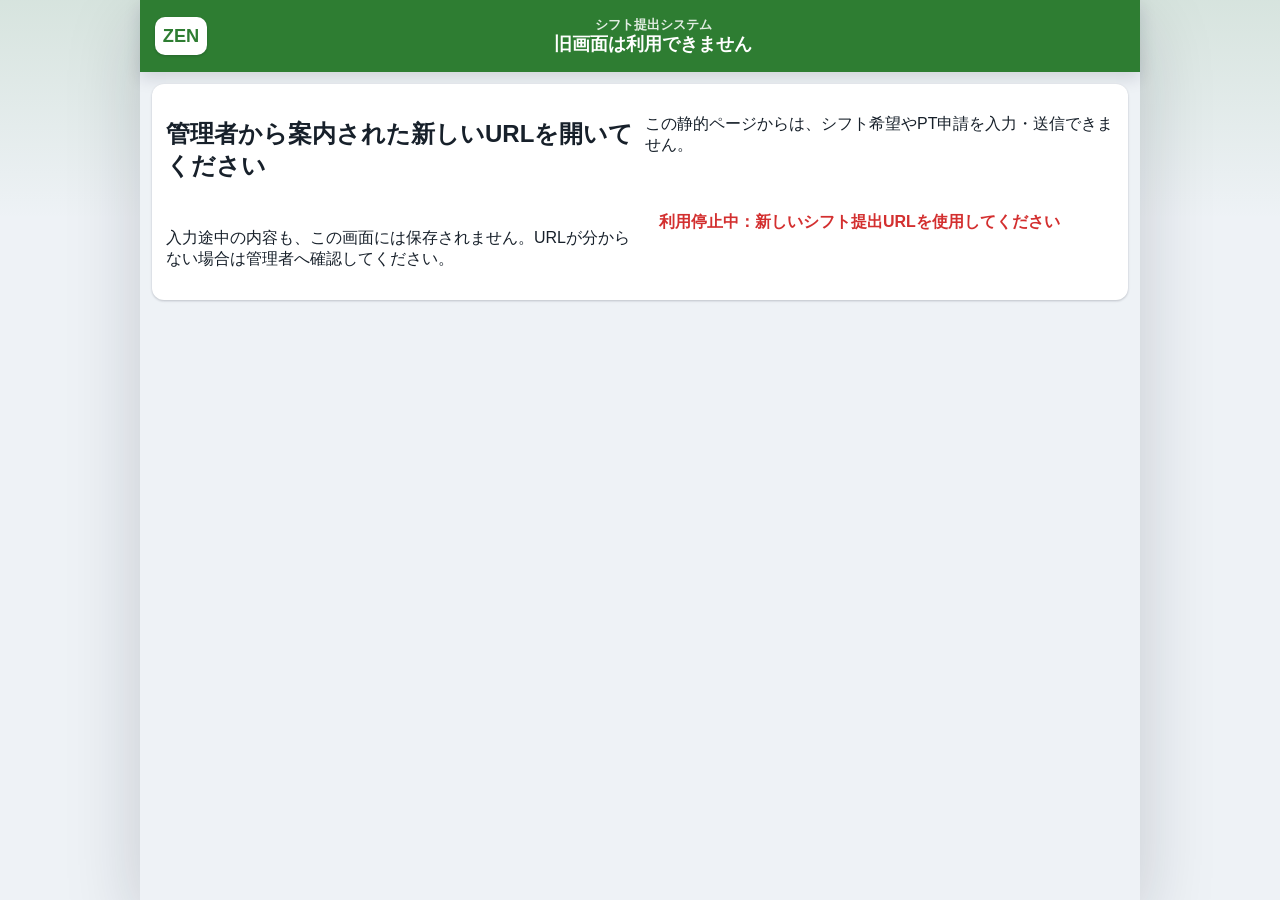
<file: index.html>
<!doctype html>
<html lang="ja">
  <head>
    <meta charset="utf-8" />
    <meta name="viewport" content="width=device-width, initial-scale=1" />
    <meta name="robots" content="noindex,nofollow" />
    <link rel="icon" href="data:image/svg+xml,%3Csvg xmlns='http://www.w3.org/2000/svg'/%3E" />
    <title>旧シフト提出画面は利用できません</title>
    <link rel="stylesheet" href="./styles.css?v=legacy-retired-20260919" />
  </head>
  <body>
    <main class="phone-shell" aria-labelledby="retiredTitle">
      <header class="app-header">
        <div class="logo" aria-hidden="true">ZEN</div>
        <div>
          <p>シフト提出システム</p>
          <h1 id="retiredTitle">旧画面は利用できません</h1>
        </div>
      </header>

      <section class="staff-panel" aria-label="利用案内">
        <h2>管理者から案内された新しいURLを開いてください</h2>
        <p>この静的ページからは、シフト希望やPT申請を入力・送信できません。</p>
        <p>入力途中の内容も、この画面には保存されません。URLが分からない場合は管理者へ確認してください。</p>
        <p class="message error" id="legacyStatus" role="status">利用停止中</p>
      </section>
    </main>

    <script src="./app.js"></script>
  </body>
</html>
</file>
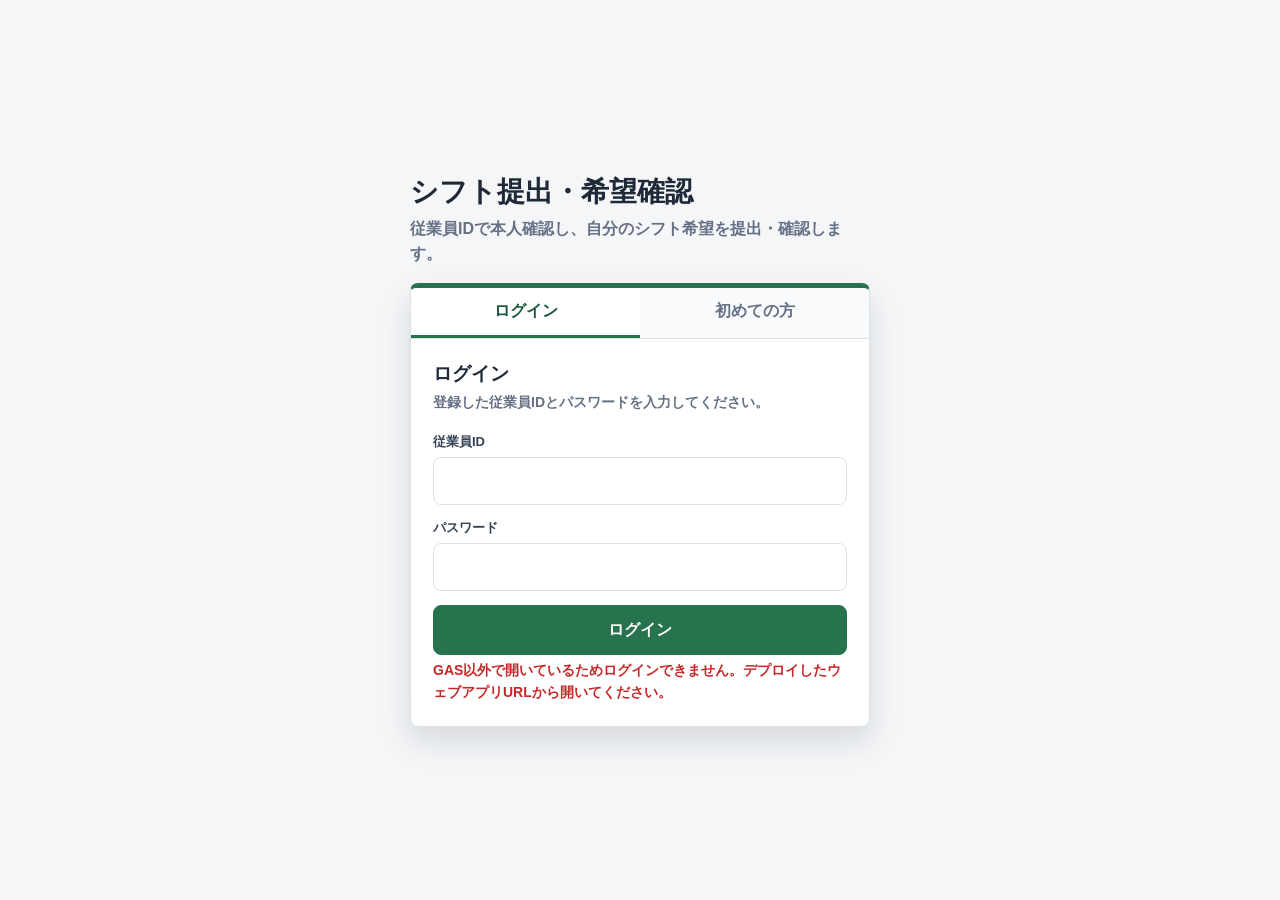
<file: GasApp.html>
<!doctype html>
<html lang="ja">
  <head>
    <meta charset="utf-8">
    <meta name="viewport" content="width=device-width, initial-scale=1, viewport-fit=cover">
    <title>シフト提出・希望確認</title>
    <style>
      :root {
        --bg: #f4f6f8;
        --surface: #ffffff;
        --surface-2: #f8fafc;
        --line: #d9e0e8;
        --text: #1f2937;
        --muted: #667085;
        --primary: #26734d;
        --primary-dark: #17583a;
        --danger: #c62828;
        --blue: #1d5fa7;
        --holiday: #f3f4f6;
        --shadow: 0 1px 3px rgba(16, 24, 40, 0.12);
        font-family: "Segoe UI", "Yu Gothic UI", "Meiryo", sans-serif;
      }

      * {
        box-sizing: border-box;
      }

      html {
        scroll-padding-top: 12px;
      }

      body {
        margin: 0;
        min-height: 100vh;
        min-height: 100dvh;
        background: var(--bg);
        color: var(--text);
      }

      .is-hidden {
        display: none !important;
      }

      .auth-shell {
        min-height: 100vh;
        display: grid;
        place-items: center;
        padding: 24px 14px;
      }

      .auth-frame {
        width: min(460px, 100%);
      }

      .auth-brand {
        margin-bottom: 16px;
      }

      .auth-brand h1,
      .auth-brand p {
        margin: 0;
      }

      .auth-brand h1 {
        font-size: 28px;
        letter-spacing: 0;
      }

      .auth-brand p {
        margin-top: 6px;
        color: var(--muted);
        font-weight: 700;
        line-height: 1.55;
      }

      .auth-panel {
        overflow: hidden;
        border: 1px solid var(--line);
        border-top: 5px solid var(--primary);
        border-radius: 8px;
        background: var(--surface);
        box-shadow: 0 14px 32px rgba(16, 24, 40, 0.13);
      }

      .auth-tabs {
        display: grid;
        grid-template-columns: 1fr 1fr;
        border-bottom: 1px solid var(--line);
        background: var(--surface-2);
      }

      .auth-tabs button {
        min-height: 50px;
        border: 0;
        border-bottom: 3px solid transparent;
        background: transparent;
        color: var(--muted);
        font-weight: 900;
      }

      .auth-tabs button.is-active {
        border-bottom-color: var(--primary);
        background: var(--surface);
        color: var(--primary-dark);
      }

      .auth-pane {
        display: none;
        padding: 22px;
      }

      .auth-pane.is-active {
        display: block;
      }

      .auth-pane h2,
      .auth-pane > p {
        margin: 0;
      }

      .auth-pane h2 {
        font-size: 19px;
        letter-spacing: 0;
      }

      .auth-pane > p {
        margin-top: 5px;
        color: var(--muted);
        font-size: 14px;
        font-weight: 700;
        line-height: 1.55;
      }

      .auth-form {
        display: grid;
        gap: 14px;
        margin-top: 20px;
      }

      .auth-form .button {
        width: 100%;
        min-height: 50px;
      }

      .auth-message {
        min-height: 24px;
        margin: 14px 0 0;
        color: var(--muted);
        font-size: 14px;
        font-weight: 800;
        line-height: 1.5;
      }

      .auth-message.error {
        color: var(--danger);
      }

      .auth-message.success {
        color: var(--primary-dark);
      }

      .password-rule,
      .field-note {
        color: var(--muted);
        font-size: 12px;
        font-weight: 700;
        line-height: 1.4;
      }

      .employee-proof {
        display: grid;
        grid-template-columns: 8px 1fr;
        overflow: hidden;
        border: 1px solid #b9d9c7;
        border-radius: 8px;
        background: #f3faf6;
      }

      .employee-proof::before {
        content: "";
        background: var(--primary);
      }

      .employee-proof-body {
        padding: 12px 14px;
      }

      .employee-proof span,
      .employee-proof strong {
        display: block;
      }

      .employee-proof span {
        color: var(--muted);
        font-size: 12px;
        font-weight: 800;
      }

      .employee-proof strong {
        margin-top: 2px;
        font-size: 18px;
      }

      button,
      input,
      select,
      textarea {
        font: inherit;
      }

      button {
        min-height: 48px;
        cursor: pointer;
        -webkit-tap-highlight-color: transparent;
        transition: transform 120ms ease, box-shadow 120ms ease, filter 120ms ease, background-color 120ms ease;
        touch-action: manipulation;
      }

      button:focus-visible,
      input:focus-visible,
      select:focus-visible,
      textarea:focus-visible {
        outline: 3px solid rgba(38, 115, 77, 0.34);
        outline-offset: 2px;
      }

      button:active,
      button.is-pressing {
        transform: translateY(1px) scale(0.98);
        filter: brightness(0.94);
        box-shadow: inset 0 2px 5px rgba(15, 23, 42, 0.18);
      }

      button:disabled {
        cursor: not-allowed;
        opacity: 0.62;
      }

      button:disabled:active,
      button:disabled.is-pressing {
        transform: none;
        filter: none;
      }

      .app {
        max-width: 820px;
        margin: 0 auto;
        padding: max(6px, env(safe-area-inset-top)) max(8px, env(safe-area-inset-right)) max(96px, calc(80px + env(safe-area-inset-bottom))) max(8px, env(safe-area-inset-left));
      }

      .app:focus {
        outline: none;
      }

      .header {
        position: sticky;
        top: 0;
        z-index: 10;
        display: grid;
        grid-template-columns: 1fr auto;
        gap: 12px;
        align-items: center;
        padding: 16px 2px 12px;
        background: rgba(244, 246, 248, 0.96);
        backdrop-filter: blur(12px);
      }

      .header-actions {
        display: flex;
        flex-wrap: wrap;
        align-items: center;
        justify-content: flex-end;
        gap: 8px;
      }

      .user-chip {
        min-width: 0;
        display: grid;
        padding: 6px 10px;
        border-left: 3px solid var(--primary);
        background: #eef7f2;
      }

      .user-chip strong,
      .user-chip span {
        overflow: hidden;
        text-overflow: ellipsis;
        white-space: nowrap;
      }

      .user-chip strong {
        font-size: 13px;
      }

      .user-chip span {
        color: var(--muted);
        font-size: 11px;
        font-weight: 700;
      }

      .account-button,
      .logout-button {
        min-height: 48px;
        padding: 8px 12px;
        font-size: 12px;
      }

      .header h1,
      .header p {
        margin: 0;
      }

      .header h1 {
        font-size: 22px;
        letter-spacing: 0;
      }

      .header p {
        color: var(--muted);
        font-weight: 700;
      }

      .status {
        min-height: 34px;
        display: inline-flex;
        align-items: center;
        padding: 4px 12px;
        border-radius: 999px;
        background: #e9f5ee;
        color: var(--primary-dark);
        font-size: 13px;
        font-weight: 800;
        white-space: nowrap;
      }

      .tabs {
        display: grid;
        grid-template-columns: repeat(3, 1fr);
        gap: 8px;
        margin: 0 0 12px;
      }

      .tabs button {
        min-height: 46px;
        border: 1px solid var(--line);
        border-radius: 8px;
        background: var(--surface);
        color: var(--muted);
        font-weight: 900;
      }

      .tabs button.is-active {
        background: var(--primary);
        border-color: var(--primary);
        color: #fff;
      }

      .view {
        display: none;
      }

      .view.is-active {
        display: block;
      }

      .panel {
        background: var(--surface);
        border: 1px solid var(--line);
        border-radius: 14px;
        box-shadow: var(--shadow);
        padding: 14px;
        margin-bottom: 12px;
      }

      .form-grid {
        display: grid;
        grid-template-columns: repeat(4, minmax(0, 1fr));
        gap: 10px;
      }

      .hope-controls {
        display: grid;
        grid-template-columns: minmax(180px, 320px) auto;
        gap: 10px;
        align-items: end;
      }

      .hope-controls .button {
        min-height: 46px;
      }

      label {
        display: grid;
        gap: 6px;
        color: #344054;
        font-size: 13px;
        font-weight: 900;
      }

      input,
      select,
      textarea {
        width: 100%;
        min-height: 48px;
        border: 1px solid var(--line);
        border-radius: 8px;
        padding: 8px 10px;
        background: #fff;
        color: var(--text);
        outline: none;
      }

      textarea {
        resize: vertical;
      }

      input:focus,
      select:focus,
      textarea:focus {
        border-color: var(--primary);
        box-shadow: 0 0 0 3px rgba(38, 115, 77, 0.14);
      }

      select:disabled,
      input:read-only {
        border-color: #cbd5df;
        background: #eef2f5;
        color: #344054;
        opacity: 1;
      }

      .month-nav,
      .tools,
      .actions {
        display: flex;
        flex-wrap: wrap;
        align-items: center;
        gap: 8px;
      }

      .month-nav {
        display: grid;
        grid-template-columns: 62px 1fr 62px;
        align-items: center;
        gap: 10px;
        min-height: 70px;
        padding: 8px;
        text-align: center;
      }

      .month-progress {
        display: block;
        margin-top: 3px;
        color: var(--primary-dark);
        font-size: 13px;
        font-weight: 800;
      }

      .month-title strong,
      .month-title small {
        display: block;
      }

      .month-title small {
        color: var(--muted);
        font-weight: 700;
      }

      .button {
        min-height: 48px;
        border: 1px solid var(--line);
        border-radius: 8px;
        padding: 8px 14px;
        background: var(--surface);
        color: var(--text);
        font-weight: 900;
      }

      #prevMonth,
      #nextMonth {
        width: 54px;
        height: 54px;
        min-height: 54px;
        display: inline-grid;
        place-items: center;
        border-radius: 999px;
        padding: 0;
        background: #2f8338;
        border-color: #2f8338;
        color: #fff;
        font-size: 0;
      }

      #prevMonth::before {
        content: "‹";
        font-size: 34px;
        line-height: 1;
      }

      #nextMonth::before {
        content: "›";
        font-size: 34px;
        line-height: 1;
      }

      .button.primary {
        background: var(--primary);
        border-color: var(--primary);
        color: #fff;
      }

      .tools {
        display: grid;
        grid-template-columns: repeat(4, minmax(0, 1fr));
        gap: 8px;
      }

      .tools .button {
        min-height: 62px;
        border-radius: 999px;
        box-shadow: var(--shadow);
      }

      .button.danger {
        background: #fff5f5;
        border-color: #ffd2d2;
        color: var(--danger);
      }

      .calendar {
        display: grid;
        grid-template-columns: repeat(2, minmax(0, 1fr));
        gap: 10px;
      }

      .day {
        min-width: 0;
        min-height: 112px;
        display: grid;
        grid-template-columns: 58px minmax(0, 1fr);
        gap: 8px;
        padding: 10px;
        align-items: stretch;
        background: var(--surface-2);
        border: 1px solid var(--line);
        border-radius: 14px;
        box-shadow: var(--shadow);
      }

      .day.has-error {
        border-color: var(--danger);
        box-shadow: 0 0 0 3px rgba(209, 47, 47, 0.14);
      }

      .day.sunday .date {
        background: #e3282e;
      }

      .day.saturday .date {
        background: #1e82df;
      }

      .date {
        min-height: 92px;
        display: grid;
        place-items: center;
        align-content: center;
        gap: 2px;
        border-radius: 10px;
        background: #258234;
        color: #fff;
        text-align: center;
        font-weight: 900;
      }

      .date small {
        color: #fff;
        font-size: 13px;
      }

      .date-main {
        display: grid;
        gap: 0;
        line-height: 1;
      }

      .date-main .month {
        font-size: 13px;
      }

      .date-main .day-number {
        margin-top: 4px;
        font-size: 26px;
      }

      .day-fields {
        display: grid;
        gap: 7px;
        align-content: center;
      }

      .day-fields select[name="type"] {
        min-height: 58px;
        border-radius: 8px;
        background: #fff;
        font-size: 16px;
        font-weight: 900;
      }

      .time-row {
        display: grid;
        grid-template-columns: 1fr 1fr;
        gap: 6px;
      }

      .time-row.is-hidden {
        display: none;
      }

      .message {
        min-height: 24px;
        margin: 0;
        color: var(--muted);
        font-weight: 800;
      }

      .message.error {
        color: var(--danger);
      }

      .message.success {
        color: var(--primary-dark);
      }

      .schedule-list {
        display: grid;
        gap: 8px;
      }

      .schedule-row {
        display: grid;
        grid-template-columns: 110px 1fr 120px 120px;
        gap: 8px;
        align-items: center;
        padding: 10px;
        border: 1px solid var(--line);
        border-radius: 8px;
        background: var(--surface-2);
      }

      .schedule-row strong {
        color: var(--primary-dark);
      }

      .empty {
        padding: 18px;
        border: 1px dashed var(--line);
        border-radius: 8px;
        color: var(--muted);
        text-align: center;
        font-weight: 800;
      }

      .confirm-backdrop,
      .password-backdrop {
        position: fixed;
        inset: 0;
        z-index: 50;
        display: none;
        place-items: center;
        padding: 18px;
        background: rgba(15, 23, 42, 0.42);
      }

      .password-backdrop {
        z-index: 60;
      }

      .confirm-backdrop.is-open,
      .password-backdrop.is-open {
        display: grid;
      }

      .confirm-dialog,
      .password-dialog {
        width: min(420px, 100%);
        max-height: calc(100dvh - 36px);
        overflow-y: auto;
        border: 1px solid var(--line);
        border-radius: 12px;
        background: var(--surface);
        box-shadow: 0 18px 48px rgba(15, 23, 42, 0.24);
        padding: 18px;
      }

      .confirm-dialog h2,
      .password-dialog h2 {
        margin: 0 0 8px;
        font-size: 18px;
        letter-spacing: 0;
      }

      .confirm-dialog p {
        margin: 0;
        color: var(--muted);
        font-weight: 800;
        line-height: 1.55;
      }

      .confirm-actions {
        display: flex;
        justify-content: flex-end;
        gap: 8px;
        margin-top: 18px;
      }

      .password-form {
        display: grid;
        gap: 12px;
        margin-top: 16px;
      }

      .password-form .message {
        line-height: 1.5;
      }

      .result-backdrop {
        position: fixed;
        inset: 0;
        z-index: 70;
        display: none;
        place-items: center;
        padding: 18px;
        background: rgba(15, 23, 42, 0.54);
      }

      .result-backdrop.is-open {
        display: grid;
      }

      .result-dialog {
        width: min(440px, 100%);
        max-height: calc(100dvh - 36px);
        overflow-y: auto;
        border: 1px solid #b9d9c7;
        border-radius: 8px;
        background: var(--surface);
        box-shadow: 0 22px 56px rgba(15, 23, 42, 0.28);
        padding: 28px 22px 22px;
        text-align: center;
      }

      .result-mark {
        width: 64px;
        height: 64px;
        display: grid;
        place-items: center;
        margin: 0 auto 16px;
        border-radius: 999px;
        background: var(--primary);
        color: #fff;
        font-size: 34px;
        font-weight: 900;
      }

      .result-dialog h2 {
        margin: 0;
        font-size: 23px;
        letter-spacing: 0;
      }

      .result-dialog p {
        margin: 10px 0 20px;
        color: var(--muted);
        font-weight: 800;
        line-height: 1.6;
      }

      .result-dialog .button {
        width: 100%;
        min-height: 50px;
      }

      @media (max-width: 900px) {
        .form-grid {
          grid-template-columns: 1fr 1fr;
        }

        .schedule-row {
          grid-template-columns: 1fr 1fr;
        }
      }

      @media (max-width: 599px) {
        .auth-shell {
          min-height: 100dvh;
          padding: max(16px, env(safe-area-inset-top)) max(12px, env(safe-area-inset-right)) max(16px, env(safe-area-inset-bottom)) max(12px, env(safe-area-inset-left));
        }

        .auth-pane {
          padding: 20px 16px;
        }

        .header {
          position: static;
          grid-template-columns: 1fr;
          padding: 12px 2px;
        }

        .header-actions {
          display: grid;
          grid-template-columns: 1fr 1fr;
          justify-content: stretch;
        }

        .user-chip {
          grid-column: 1 / -1;
          min-height: 48px;
          align-content: center;
        }

        .user-chip strong,
        .user-chip span {
          overflow: visible;
          text-overflow: clip;
          white-space: normal;
          overflow-wrap: anywhere;
        }

        .status {
          min-height: 48px;
          justify-content: center;
        }

        .form-grid,
        .hope-controls,
        .schedule-row,
        .calendar {
          grid-template-columns: 1fr;
        }

        .tabs {
          grid-template-columns: repeat(3, minmax(0, 1fr));
          gap: 4px;
        }

        .tabs button {
          min-width: 0;
          min-height: 52px;
          padding: 8px 4px;
          font-size: 13px;
          white-space: normal;
        }

        .tools {
          grid-template-columns: 1fr;
        }

        .day {
          min-height: 0;
          grid-template-columns: 64px minmax(0, 1fr);
        }

        .tools .button,
        .actions .button,
        .confirm-actions .button {
          min-height: 52px;
        }

        .actions,
        .confirm-actions {
          align-items: stretch;
        }

        .actions .button {
          flex: 1 1 100%;
        }

        .confirm-actions {
          display: grid;
          grid-template-columns: 1fr 1fr;
        }

        .message {
          flex-basis: 100%;
          line-height: 1.5;
        }

        .confirm-backdrop,
        .password-backdrop,
        .result-backdrop {
          align-items: end;
          padding: max(12px, env(safe-area-inset-top)) max(12px, env(safe-area-inset-right)) max(12px, env(safe-area-inset-bottom)) max(12px, env(safe-area-inset-left));
        }

        .confirm-dialog,
        .password-dialog,
        .result-dialog {
          width: 100%;
          max-height: calc(100dvh - max(24px, env(safe-area-inset-top) + env(safe-area-inset-bottom)));
        }

        #prevMonth,
        #nextMonth {
          width: 56px;
          height: 56px;
          min-height: 56px;
        }
      }
    </style>
  </head>
  <body>
    <section class="auth-shell" id="authView" aria-labelledby="authTitle">
      <div class="auth-frame">
        <header class="auth-brand">
          <h1 id="authTitle">シフト提出・希望確認</h1>
          <p>従業員IDで本人確認し、自分のシフト希望を提出・確認します。</p>
        </header>

        <div class="auth-panel">
          <div class="auth-tabs" role="tablist" aria-label="ログイン方法">
            <button type="button" class="is-active" id="loginTab" role="tab" aria-selected="true" aria-controls="loginPane" data-auth-pane="loginPane">ログイン</button>
            <button type="button" id="registerTab" role="tab" aria-selected="false" aria-controls="registerPane" data-auth-pane="registerPane">初めての方</button>
          </div>

          <section class="auth-pane is-active" id="loginPane" role="tabpanel" aria-labelledby="loginTab">
            <h2>ログイン</h2>
            <p>登録した従業員IDとパスワードを入力してください。</p>
            <form class="auth-form" id="loginForm" autocomplete="on">
              <label>
                従業員ID
                <input name="employeeId" id="loginEmployeeId" type="text" autocomplete="username" autocapitalize="none" spellcheck="false" required>
              </label>
              <label>
                パスワード
                <input name="password" id="loginPassword" type="password" autocomplete="current-password" required>
              </label>
              <button type="submit" class="button primary" id="loginButton">ログイン</button>
            </form>
            <p class="auth-message" id="loginMessage" role="status" aria-live="polite"></p>
          </section>

          <section class="auth-pane" id="registerPane" role="tabpanel" aria-labelledby="registerTab">
            <h2>初回登録</h2>
            <p>従業員IDを確認して、ログイン用のパスワードを設定します。</p>
            <form class="auth-form" id="registrationLookupForm" autocomplete="off">
              <label>
                従業員ID
                <input name="employeeId" id="registerEmployeeId" type="text" autocapitalize="none" spellcheck="false" required>
              </label>
              <button type="submit" class="button primary" id="registrationLookupButton">本人情報を確認</button>
            </form>

            <form class="auth-form is-hidden" id="registrationForm" autocomplete="on">
              <div class="employee-proof" aria-live="polite">
                <div class="employee-proof-body">
                  <span id="verifiedEmployeeId"></span>
                  <strong id="verifiedEmployeeName"></strong>
                </div>
              </div>
              <input name="employeeId" id="verifiedEmployeeIdInput" type="hidden">
              <label>
                パスワード
                <input name="password" id="registerPassword" type="password" autocomplete="new-password" minlength="8" maxlength="72" required>
                <span class="password-rule">8文字以上72文字以内</span>
              </label>
              <label>
                パスワードを再入力
                <input name="passwordConfirm" id="registerPasswordConfirm" type="password" autocomplete="new-password" minlength="8" maxlength="72" required>
              </label>
              <button type="submit" class="button primary" id="registerButton">パスワードを登録</button>
              <button type="button" class="button" id="registrationBackButton">従業員IDを入力し直す</button>
            </form>
            <p class="auth-message" id="registerMessage" role="status" aria-live="polite"></p>
          </section>
        </div>
      </div>
    </section>

    <main class="app is-hidden" id="mainApp" tabindex="-1">
      <header class="header">
        <div>
          <h1>シフト提出・希望確認</h1>
          <p>シフト希望の提出、提出内容の確認、PT申請ができます。</p>
        </div>
        <div class="header-actions">
          <div class="user-chip" aria-label="ログイン中の従業員">
            <strong id="sessionName"></strong>
            <span id="sessionEmployeeId"></span>
          </div>
          <span class="status" id="connectionStatus">読込中</span>
          <button type="button" class="button account-button" id="passwordChangeButton">パスワード変更</button>
          <button type="button" class="button logout-button" id="logoutButton">ログアウト</button>
        </div>
      </header>

      <nav class="tabs" aria-label="表示切替">
        <button type="button" class="is-active" data-view="submitView">希望提出</button>
        <button type="button" data-view="hopeView">希望確認</button>
        <button type="button" data-view="ptView">PT申請</button>
      </nav>

      <section class="view is-active" id="submitView">
        <form id="shiftForm" autocomplete="on">
          <section class="panel">
            <div class="form-grid">
              <label>
                エリア
                <select name="areaId" id="areaSelect" required></select>
              </label>
              <label>
                店舗
                <select name="storeId" id="storeSelect" required></select>
              </label>
              <label>
                名前
                <select name="employeeId" id="employeeSelect" disabled required></select>
                <span class="field-note">ログインしている本人に固定</span>
              </label>
              <label>
                対象月
                <input name="month" id="monthInput" type="month" required>
              </label>
            </div>
          </section>

          <section class="panel month-nav">
            <button type="button" class="button" id="prevMonth">前月</button>
            <div class="month-title">
              <strong id="monthTitle"></strong>
              <small id="monthRange"></small>
              <span class="month-progress" id="monthProgress" aria-live="polite"></span>
            </div>
            <button type="button" class="button" id="nextMonth">翌月</button>
          </section>

          <section class="panel tools">
            <button type="button" class="button primary" data-fill="work">全日 勤務可能</button>
            <button type="button" class="button" data-fill="holiday">全日 休み希望</button>
            <button type="button" class="button danger" data-fill="clear">全日 未入力</button>
            <button type="button" class="button" id="undoBulk" disabled>直前の一括操作を戻す</button>
          </section>

          <section class="calendar" id="calendarGrid"></section>

          <section class="panel">
            <label>
              備考
              <textarea name="notes" rows="3" placeholder="固定休、早上がり、相談したい日など"></textarea>
            </label>
          </section>

          <section class="panel actions">
            <button type="submit" class="button primary">シフト希望を提出</button>
            <button type="reset" class="button danger">入力をクリア</button>
            <p class="message" id="message" role="status"></p>
          </section>
        </form>
      </section>

      <section class="view" id="hopeView">
        <section class="panel">
          <div class="hope-controls">
            <label>
              対象月
              <input id="hopeMonthInput" type="month">
            </label>
            <button type="button" class="button primary" id="loadHopes">提出済み希望を表示</button>
          </div>
          <p class="message" id="hopeMessage" role="status"></p>
        </section>
        <section class="schedule-list" id="hopeList" aria-live="polite"></section>
      </section>

      <section class="view" id="ptView">
        <form id="ptForm">
          <section class="panel">
            <div class="form-grid">
              <label>
                エリア
                <select name="areaId" id="ptAreaSelect" required></select>
              </label>
              <label>
                店舗
                <select name="storeId" id="ptStoreSelect" required></select>
              </label>
              <label>
                名前
                <select name="employeeId" id="ptEmployeeSelect" disabled required></select>
                <span class="field-note">ログインしている本人に固定</span>
              </label>
              <label>
                PT勤務日
                <input name="date" type="date" required>
              </label>
              <label>
                開始
                <select name="start" id="ptStart"></select>
              </label>
              <label>
                終了
                <select name="end" id="ptEnd"></select>
              </label>
            </div>
          </section>
          <section class="panel">
            <label>
              備考
              <textarea name="notes" rows="3" placeholder="PT申請の補足"></textarea>
            </label>
          </section>
          <section class="panel actions">
            <button type="submit" class="button primary">PTを申請</button>
            <p class="message" id="ptMessage"></p>
          </section>
        </form>
      </section>
    </main>

    <div class="confirm-backdrop" id="confirmDialog" role="dialog" aria-modal="true" aria-labelledby="confirmTitle" aria-describedby="confirmBody">
      <div class="confirm-dialog">
        <h2 id="confirmTitle">確認</h2>
        <p id="confirmBody"></p>
        <div class="confirm-actions">
          <button type="button" class="button" id="confirmCancel">キャンセル</button>
          <button type="button" class="button primary" id="confirmOk">確定</button>
        </div>
      </div>
    </div>

    <div class="password-backdrop" id="passwordDialog" role="dialog" aria-modal="true" aria-labelledby="passwordDialogTitle">
      <div class="password-dialog">
        <h2 id="passwordDialogTitle">パスワード変更</h2>
        <form class="password-form" id="passwordChangeForm">
          <label>
            現在のパスワード
            <input name="currentPassword" id="currentPassword" type="password" autocomplete="current-password" maxlength="72" required>
          </label>
          <label>
            新しいパスワード
            <input name="newPassword" id="newPassword" type="password" autocomplete="new-password" minlength="8" maxlength="72" required>
            <span class="password-rule">8文字以上72文字以内</span>
          </label>
          <label>
            新しいパスワードを再入力
            <input name="newPasswordConfirm" id="newPasswordConfirm" type="password" autocomplete="new-password" minlength="8" maxlength="72" required>
          </label>
          <p class="message" id="passwordChangeMessage" role="status" aria-live="polite"></p>
          <div class="confirm-actions">
            <button type="button" class="button" id="passwordChangeCancel">キャンセル</button>
            <button type="submit" class="button primary" id="passwordChangeSubmit">パスワードを変更</button>
          </div>
        </form>
      </div>
    </div>

    <div class="result-backdrop" id="resultDialog" role="dialog" aria-modal="true" aria-labelledby="resultTitle" aria-describedby="resultBody">
      <div class="result-dialog">
        <div class="result-mark" aria-hidden="true">✓</div>
        <h2 id="resultTitle">完了しました</h2>
        <p id="resultBody"></p>
        <button type="button" class="button primary" id="resultClose">画面に戻る</button>
      </div>
    </div>

    <template id="dayTemplate">
      <article class="day">
        <div class="date">
          <span class="date-main"></span>
          <small class="weekday"></small>
        </div>
        <div class="day-fields">
          <select name="type">
            <option value="未入力">未入力</option>
            <option value="勤務可能">勤務可能</option>
            <option value="休み希望">休み希望</option>
            <option value="有給希望">有給希望</option>
            <option value="PT">PT</option>
          </select>
          <div class="time-row is-hidden">
            <select name="start"></select>
            <select name="end"></select>
          </div>
        </div>
      </article>
    </template>

    <script>
      const DEFAULT_START = "11:00";
      const DEFAULT_END = "20:00";
      const WORK_MIN_TIME = "11:00";
      const WORK_MAX_TIME = "20:00";
      const PT_MIN_TIME = "07:00";
      const PT_MAX_TIME = "22:00";
      const DEADLINE_DAY = 15;
      const weekdays = ["日", "月", "火", "水", "木", "金", "土"];
      const storageKey = "shift-form-draft-v3";
      const legacyStorageKey = "shift-form-draft-v2";
      const authStorageKey = "shift-auth-session-v1";
      const operationStorageKey = "shift-pending-operation-v1";
      const DRAFT_RETENTION_DAYS = 30;
      const draftRetentionMs = DRAFT_RETENTION_DAYS * 24 * 60 * 60 * 1000;
      const operationTimeoutMs = 20000;
      const operationPollLimitMs = 120000;
      const operationPollDelays = [1000, 2000, 4000, 8000, 16000, 30000];
      const state = {
        areas: [],
        stores: [],
        staff: [],
        staffStoreSettings: [],
        defaultSubmissionMonth: "",
        session: null,
        authToken: "",
        verifiedEmployee: null,
      };

      const elements = {
        authView: document.querySelector("#authView"),
        mainApp: document.querySelector("#mainApp"),
        loginForm: document.querySelector("#loginForm"),
        loginEmployeeId: document.querySelector("#loginEmployeeId"),
        loginPassword: document.querySelector("#loginPassword"),
        loginButton: document.querySelector("#loginButton"),
        loginMessage: document.querySelector("#loginMessage"),
        registrationLookupForm: document.querySelector("#registrationLookupForm"),
        registerEmployeeId: document.querySelector("#registerEmployeeId"),
        registrationLookupButton: document.querySelector("#registrationLookupButton"),
        registrationForm: document.querySelector("#registrationForm"),
        verifiedEmployeeId: document.querySelector("#verifiedEmployeeId"),
        verifiedEmployeeName: document.querySelector("#verifiedEmployeeName"),
        verifiedEmployeeIdInput: document.querySelector("#verifiedEmployeeIdInput"),
        registerPassword: document.querySelector("#registerPassword"),
        registerPasswordConfirm: document.querySelector("#registerPasswordConfirm"),
        registerButton: document.querySelector("#registerButton"),
        registrationBackButton: document.querySelector("#registrationBackButton"),
        registerMessage: document.querySelector("#registerMessage"),
        sessionName: document.querySelector("#sessionName"),
        sessionEmployeeId: document.querySelector("#sessionEmployeeId"),
        passwordChangeButton: document.querySelector("#passwordChangeButton"),
        passwordDialog: document.querySelector("#passwordDialog"),
        passwordChangeForm: document.querySelector("#passwordChangeForm"),
        currentPassword: document.querySelector("#currentPassword"),
        newPassword: document.querySelector("#newPassword"),
        newPasswordConfirm: document.querySelector("#newPasswordConfirm"),
        passwordChangeMessage: document.querySelector("#passwordChangeMessage"),
        passwordChangeCancel: document.querySelector("#passwordChangeCancel"),
        passwordChangeSubmit: document.querySelector("#passwordChangeSubmit"),
        logoutButton: document.querySelector("#logoutButton"),
        status: document.querySelector("#connectionStatus"),
        shiftForm: document.querySelector("#shiftForm"),
        area: document.querySelector("#areaSelect"),
        store: document.querySelector("#storeSelect"),
        employee: document.querySelector("#employeeSelect"),
        month: document.querySelector("#monthInput"),
        calendar: document.querySelector("#calendarGrid"),
        dayTemplate: document.querySelector("#dayTemplate"),
        monthTitle: document.querySelector("#monthTitle"),
        monthRange: document.querySelector("#monthRange"),
        monthProgress: document.querySelector("#monthProgress"),
        undoBulk: document.querySelector("#undoBulk"),
        message: document.querySelector("#message"),
        hopeMonth: document.querySelector("#hopeMonthInput"),
        hopeMessage: document.querySelector("#hopeMessage"),
        hopeList: document.querySelector("#hopeList"),
        ptForm: document.querySelector("#ptForm"),
        ptArea: document.querySelector("#ptAreaSelect"),
        ptStore: document.querySelector("#ptStoreSelect"),
        ptEmployee: document.querySelector("#ptEmployeeSelect"),
        ptStart: document.querySelector("#ptStart"),
        ptEnd: document.querySelector("#ptEnd"),
        ptMessage: document.querySelector("#ptMessage"),
        confirmDialog: document.querySelector("#confirmDialog"),
        confirmTitle: document.querySelector("#confirmTitle"),
        confirmBody: document.querySelector("#confirmBody"),
        confirmOk: document.querySelector("#confirmOk"),
        confirmCancel: document.querySelector("#confirmCancel"),
        resultDialog: document.querySelector("#resultDialog"),
        resultTitle: document.querySelector("#resultTitle"),
        resultBody: document.querySelector("#resultBody"),
        resultClose: document.querySelector("#resultClose"),
      };
      let pendingConfirmAction = null;
      let passwordChangePending = false;
      let activeDraftMonth = "";
      let lastBulkSnapshot = null;
      const activeSubmissionOperations = { shift: null, pt: null };

      const publicErrorPatterns = [
        /^(従業員ID|パスワード|確認用パスワード|現在のパスワード|ログイン|この従業員ID)/,
        /^入力を\d+回/,
        /^(対象月|月間シフト|シフト日|送信データ|受付時刻)/,
        /^保存済みシフト希望/,
        /^(操作ID|同じ内容|同じ操作ID|この操作)/,
        /^処理中に問題/,
        /^(エリアを|店舗を|選択した店舗|この店舗への)/,
        /^(勤務可能|休み希望|有給希望|PT|現在、シフト)/,
        /^\d{4}-\d{2}(?:-\d{2})?/,
      ];

      function getErrorMessage(error) {
        return String(error && error.message || "").replace(/^Exception:\s*/, "").trim();
      }

      function toUserErrorMessage(error, fallbackMessage) {
        const message = getErrorMessage(error);
        if (message && message.length <= 200 && publicErrorPatterns.some((pattern) => pattern.test(message))) {
          return message;
        }
        return `${fallbackMessage} 画面の入力はそのままです。時間をおいてもう一度お試しください。`;
      }

      function logClientFailure(scope, error) {
        console.error(`[${scope}] 処理失敗`, {
          receivedError: Boolean(error),
          errorName: error && error.name ? String(error.name).slice(0, 40) : "Error",
        });
      }

      function operationPayloadForStorage(kind, payload) {
        if (kind === "pt") {
          return {
            kind,
            employeeId: payload.employeeId,
            workAreaId: payload.workAreaId,
            workStoreId: payload.workStoreId,
            date: payload.date,
            start: payload.start,
            end: payload.end,
            notes: payload.notes || "",
          };
        }
        return {
          kind: "shift",
          areaId: payload.areaId,
          storeId: payload.storeId,
          employeeId: payload.employeeId,
          month: payload.month,
          notes: payload.notes || "",
          shifts: Array.isArray(payload.shifts) ? payload.shifts : [],
        };
      }

      function pendingOperationKey(kind, payload) {
        const businessPart = kind === "pt"
          ? `${payload.date || "unknown"}:${payload.workStoreId || "unknown"}`
          : (payload.month || "unknown");
        return `${operationStorageKey}:${payload.employeeId || "unknown"}:${kind}:${businessPart}`;
      }

      function readPendingOperation(kind, payload) {
        const key = pendingOperationKey(kind, payload);
        const saved = localStorage.getItem(key);
        if (!saved) return null;
        try {
          const data = JSON.parse(saved);
          const expected = JSON.stringify(operationPayloadForStorage(kind, payload));
          if (data && data.operationId && JSON.stringify(data.payload) === expected) return data;
        } catch (error) {
          logClientFailure("readPendingOperation", error);
        }
        localStorage.removeItem(key);
        return null;
      }

      function writePendingOperation(kind, payload, operationId) {
        const key = pendingOperationKey(kind, payload);
        const data = {
          operationId,
          createdAt: new Date().toISOString(),
          payload: operationPayloadForStorage(kind, payload),
        };
        localStorage.setItem(key, JSON.stringify(data));
        const verified = JSON.parse(localStorage.getItem(key) || "null");
        if (!verified || verified.operationId !== operationId || JSON.stringify(verified.payload) !== JSON.stringify(data.payload)) {
          throw new Error("操作情報を端末へ保存できませんでした。");
        }
      }

      function clearPendingOperation(kind, payload) {
        try {
          localStorage.removeItem(pendingOperationKey(kind, payload));
        } catch (error) {
          logClientFailure("clearPendingOperation", error);
        }
      }

      function startOperationWatch(kind, operationId, payload, button, messageNode, onCompleted) {
        stopOperationWatch(kind);
        const context = {
          kind,
          operationId,
          payload,
          button,
          messageNode,
          onCompleted,
          startedAt: Date.now(),
          pollIndex: 0,
          timeoutId: null,
          pollTimerId: null,
        };
        activeSubmissionOperations[kind] = context;
        context.timeoutId = window.setTimeout(() => {
          if (!isCurrentOperation(context)) return;
          setButtonBusy(button, true, "結果確認中...");
          setMessage(messageNode, "通信が途切れたため、保存結果を確認しています。入力はそのままです。再送せずお待ちください。", "error");
          scheduleOperationPoll(context);
        }, operationTimeoutMs);
        return context;
      }

      function isCurrentOperation(context) {
        return Boolean(context && activeSubmissionOperations[context.kind] === context);
      }

      function stopOperationWatch(kind) {
        const context = activeSubmissionOperations[kind];
        if (!context) return;
        window.clearTimeout(context.timeoutId);
        window.clearTimeout(context.pollTimerId);
        setButtonBusy(context.button, false);
        activeSubmissionOperations[kind] = null;
      }

      function stopAllOperationWatches() {
        stopOperationWatch("shift");
        stopOperationWatch("pt");
      }

      function scheduleOperationPoll(context) {
        if (!isCurrentOperation(context)) return;
        const delay = operationPollDelays[Math.min(context.pollIndex, operationPollDelays.length - 1)];
        if (Date.now() - context.startedAt + delay > operationPollLimitMs) {
          stopOperationWatch(context.kind);
          setButtonBusy(context.button, false);
          setMessage(context.messageNode, "保存結果を確認できませんでした。入力と操作IDは端末に残っています。時間をおいて同じ内容で再度確認してください。", "error");
          return;
        }
        context.pollIndex += 1;
        context.pollTimerId = window.setTimeout(() => pollOperationStatus(context), delay);
      }

      function pollOperationStatus(context) {
        if (!isCurrentOperation(context)) return;
        google.script.run
          .withSuccessHandler((status) => {
            if (!isCurrentOperation(context)) return;
            if (status && status.status === "COMPLETED" && status.result) {
              stopOperationWatch(context.kind);
              context.onCompleted(status.result);
              return;
            }
            if (status && status.status === "FAILED_RETRYABLE") {
              stopOperationWatch(context.kind);
              setButtonBusy(context.button, false);
              const saved = status.saveState === "部分保存" ? "一部は保存されています。" : "保存は完了していません。";
              const tracking = status.trackingId ? ` 追跡ID: ${status.trackingId}` : "";
              setMessage(context.messageNode, `${saved} 入力は保持しています。同じ内容で再度実行してください。${tracking}`, "error");
              return;
            }
            scheduleOperationPoll(context);
          })
          .withFailureHandler((error) => {
            if (!isCurrentOperation(context)) return;
            const message = getErrorMessage(error);
            if (/ログイン|セッション|有効期限/.test(message)) {
              stopOperationWatch(context.kind);
              setButtonBusy(context.button, false);
              handleAuthenticatedFailure(error, context.messageNode, "保存結果を確認できませんでした。");
              return;
            }
            logClientFailure("pollOperationStatus", error);
            scheduleOperationPoll(context);
          })
          .getOperationStatus({ authToken: state.authToken, operationId: context.operationId });
      }

      function prepareSubmissionOperation(kind, payload, onReady, onFailure) {
        let pending;
        try {
          pending = readPendingOperation(kind, payload);
        } catch (error) {
          logClientFailure("prepareSubmissionOperation.read", error);
          onFailure(new Error("操作情報を端末へ保存できませんでした。ブラウザの保存設定を確認してください。"));
          return;
        }
        if (pending) {
          onReady(pending.operationId);
          return;
        }
        google.script.run
          .withSuccessHandler((result) => {
            try {
              if (!result || !result.ok || !result.operationId) throw new Error("操作IDを確認できません。");
              writePendingOperation(kind, payload, result.operationId);
              onReady(result.operationId);
            } catch (error) {
              logClientFailure("prepareSubmissionOperation.storage", error);
              onFailure(error);
            }
          })
          .withFailureHandler((error) => {
            logClientFailure("prepareSubmissionOperation", error);
            onFailure(error);
          })
          .createSubmissionOperation({ ...payload, kind });
      }

      function setMessage(node, text, type = "") {
        node.textContent = text;
        node.className = `message ${type}`.trim();
      }

      function setAuthMessage(node, text, type = "") {
        node.textContent = text;
        node.className = `auth-message ${type}`.trim();
      }

      function setButtonBusy(button, busy, busyLabel = "処理中...") {
        if (busy) {
          if (!button.dataset.defaultLabel) button.dataset.defaultLabel = button.textContent;
          button.textContent = busyLabel;
          button.disabled = true;
          return;
        }
        button.textContent = button.dataset.defaultLabel || button.textContent;
        button.disabled = false;
        delete button.dataset.defaultLabel;
      }

      function switchAuthPane(paneId) {
        document.querySelectorAll("[data-auth-pane]").forEach((button) => {
          const active = button.dataset.authPane === paneId;
          button.classList.toggle("is-active", active);
          button.setAttribute("aria-selected", String(active));
        });
        document.querySelectorAll(".auth-pane").forEach((pane) => {
          pane.classList.toggle("is-active", pane.id === paneId);
        });
        window.setTimeout(() => {
          const target = paneId === "loginPane" ? elements.loginEmployeeId : elements.registerEmployeeId;
          target.focus();
        }, 0);
      }

      function resetRegistrationVerification() {
        state.verifiedEmployee = null;
        elements.registrationLookupForm.reset();
        elements.registrationForm.reset();
        elements.registrationForm.classList.add("is-hidden");
        elements.registrationLookupForm.classList.remove("is-hidden");
        elements.verifiedEmployeeId.textContent = "";
        elements.verifiedEmployeeName.textContent = "";
        elements.verifiedEmployeeIdInput.value = "";
        setAuthMessage(elements.registerMessage, "");
        elements.registerEmployeeId.focus();
      }

      function showAuthenticatedApp(result) {
        if (!result || !result.ok || !result.session || !result.session.authToken || !result.initialData) {
          throw new Error("ログイン情報の形式を確認できません。もう一度お試しください。");
        }

        state.session = result.session;
        state.authToken = result.session.authToken;
        try {
          applyInitialData(result.initialData);
        } catch (error) {
          state.session = null;
          state.authToken = "";
          throw error;
        }
        sessionStorage.setItem(authStorageKey, JSON.stringify({ authToken: state.authToken }));
        elements.sessionName.textContent = state.session.name;
        elements.sessionEmployeeId.textContent = state.session.employeeId;
        elements.authView.classList.add("is-hidden");
        elements.mainApp.classList.remove("is-hidden");
        elements.loginForm.reset();
        setAuthMessage(elements.loginMessage, "");
        elements.mainApp.focus({ preventScroll: true });
        console.log("[showAuthenticatedApp] 本人画面を表示", { employeeId: state.session.employeeId });
      }

      function clearAuthenticatedApp(message = "ログアウトしました。") {
        stopAllOperationWatches();
        sessionStorage.removeItem(authStorageKey);
        state.session = null;
        state.authToken = "";
        state.areas = [];
        state.stores = [];
        state.staff = [];
        state.staffStoreSettings = [];
        elements.mainApp.classList.add("is-hidden");
        elements.authView.classList.remove("is-hidden");
        elements.hopeList.innerHTML = "";
        switchAuthPane("loginPane");
        setAuthMessage(elements.loginMessage, message, "success");
      }

      function submitLogin(event) {
        event.preventDefault();
        if (!hasGoogleRunner()) {
          setAuthMessage(elements.loginMessage, "GASのウェブアプリURLから開いてください。", "error");
          return;
        }

        const employeeId = elements.loginEmployeeId.value.trim();
        const password = elements.loginPassword.value;
        if (!employeeId || !password) {
          setAuthMessage(elements.loginMessage, "従業員IDとパスワードを入力してください。", "error");
          return;
        }

        console.log("[submitLogin] ログイン開始", { employeeId });
        setAuthMessage(elements.loginMessage, "ログイン情報を確認しています...");
        setButtonBusy(elements.loginButton, true, "確認中...");
        google.script.run
          .withSuccessHandler((result) => {
            setButtonBusy(elements.loginButton, false);
            try {
              showAuthenticatedApp(result);
            } catch (error) {
              logClientFailure("submitLogin.response", error);
              setAuthMessage(elements.loginMessage, toUserErrorMessage(error, "ログイン結果を確認できませんでした。"), "error");
            }
          })
          .withFailureHandler((error) => {
            logClientFailure("submitLogin", error);
            setButtonBusy(elements.loginButton, false);
            setAuthMessage(elements.loginMessage, toUserErrorMessage(error, "ログインできませんでした。入力内容を確認してください。"), "error");
          })
          .login({ employeeId, password });
      }

      function lookupRegistrationEmployee(event) {
        event.preventDefault();
        if (!hasGoogleRunner()) {
          setAuthMessage(elements.registerMessage, "GASのウェブアプリURLから開いてください。", "error");
          return;
        }

        const employeeId = elements.registerEmployeeId.value.trim();
        if (!employeeId) {
          setAuthMessage(elements.registerMessage, "従業員IDを入力してください。", "error");
          return;
        }

        console.log("[lookupRegistrationEmployee] 従業員ID確認開始", { employeeId });
        setAuthMessage(elements.registerMessage, "従業員マスタを確認しています...");
        setButtonBusy(elements.registrationLookupButton, true, "確認中...");
        google.script.run
          .withSuccessHandler((result) => {
            setButtonBusy(elements.registrationLookupButton, false);
            if (!result || !result.employee) {
              setAuthMessage(elements.registerMessage, "従業員情報を確認できませんでした。", "error");
              return;
            }
            state.verifiedEmployee = result.employee;
            elements.verifiedEmployeeId.textContent = result.employee.employeeId;
            elements.verifiedEmployeeName.textContent = result.employee.name;
            elements.verifiedEmployeeIdInput.value = result.employee.employeeId;
            elements.registrationLookupForm.classList.add("is-hidden");
            elements.registrationForm.classList.remove("is-hidden");
            setAuthMessage(elements.registerMessage, "本人情報を確認できました。パスワードを登録してください。", "success");
            elements.registerPassword.focus();
          })
          .withFailureHandler((error) => {
            logClientFailure("lookupRegistrationEmployee", error);
            setButtonBusy(elements.registrationLookupButton, false);
            setAuthMessage(elements.registerMessage, toUserErrorMessage(error, "従業員IDを確認できませんでした。"), "error");
          })
          .lookupEmployeeForRegistration({ employeeId });
      }

      function submitRegistration(event) {
        event.preventDefault();
        if (!state.verifiedEmployee) {
          resetRegistrationVerification();
          setAuthMessage(elements.registerMessage, "先に従業員IDを確認してください。", "error");
          return;
        }

        const password = elements.registerPassword.value;
        const passwordConfirm = elements.registerPasswordConfirm.value;
        if (password.length < 8) {
          setAuthMessage(elements.registerMessage, "パスワードは8文字以上で入力してください。", "error");
          return;
        }
        if (password !== passwordConfirm) {
          setAuthMessage(elements.registerMessage, "確認用パスワードが一致しません。もう一度入力してください。", "error");
          elements.registerPasswordConfirm.focus();
          return;
        }

        console.log("[submitRegistration] 初回登録開始", { employeeId: state.verifiedEmployee.employeeId });
        setAuthMessage(elements.registerMessage, "パスワードを登録しています...");
        setButtonBusy(elements.registerButton, true, "登録中...");
        google.script.run
          .withSuccessHandler((result) => {
            setButtonBusy(elements.registerButton, false);
            try {
              resetRegistrationVerification();
              showAuthenticatedApp(result);
            } catch (error) {
              logClientFailure("submitRegistration.response", error);
              setAuthMessage(elements.registerMessage, toUserErrorMessage(error, "登録結果を確認できませんでした。"), "error");
            }
          })
          .withFailureHandler((error) => {
            logClientFailure("submitRegistration", error);
            setButtonBusy(elements.registerButton, false);
            setAuthMessage(elements.registerMessage, toUserErrorMessage(error, "パスワードを登録できませんでした。"), "error");
          })
          .registerAccount({
            employeeId: state.verifiedEmployee.employeeId,
            password,
            passwordConfirm,
          });
      }

      function restoreAuthenticatedSession() {
        if (!hasGoogleRunner()) {
          setAuthMessage(elements.loginMessage, "GASのウェブアプリURLから開いてください。", "error");
          return;
        }

        let saved = null;
        try {
          saved = JSON.parse(sessionStorage.getItem(authStorageKey) || "null");
        } catch (error) {
          sessionStorage.removeItem(authStorageKey);
        }
        if (!saved || !saved.authToken) {
          elements.loginEmployeeId.focus();
          return;
        }

        setAuthMessage(elements.loginMessage, "ログイン状態を確認しています...");
        google.script.run
          .withSuccessHandler((result) => {
            try {
              showAuthenticatedApp(result);
            } catch (error) {
              sessionStorage.removeItem(authStorageKey);
              setAuthMessage(elements.loginMessage, toUserErrorMessage(error, "ログイン状態を復元できませんでした。"), "error");
            }
          })
          .withFailureHandler((error) => {
            logClientFailure("restoreAuthenticatedSession", error);
            sessionStorage.removeItem(authStorageKey);
            setAuthMessage(elements.loginMessage, toUserErrorMessage(error, "ログインの有効期限が切れました。もう一度ログインしてください。"), "error");
            elements.loginEmployeeId.focus();
          })
          .getSessionData(saved.authToken);
      }

      function logoutCurrentUser() {
        const authToken = state.authToken;
        elements.logoutButton.disabled = true;
        if (!hasGoogleRunner() || !authToken) {
          clearAuthenticatedApp();
          elements.logoutButton.disabled = false;
          return;
        }
        google.script.run
          .withSuccessHandler(() => {
            elements.logoutButton.disabled = false;
            clearAuthenticatedApp();
          })
          .withFailureHandler((error) => {
            logClientFailure("logoutCurrentUser", error);
            elements.logoutButton.disabled = false;
            clearAuthenticatedApp("端末上のログイン情報を消去しました。");
          })
          .logout(authToken);
      }

      function openPasswordDialog() {
        elements.passwordChangeForm.reset();
        setMessage(elements.passwordChangeMessage, "");
        elements.passwordDialog.classList.add("is-open");
        window.setTimeout(() => elements.currentPassword.focus(), 0);
      }

      function closePasswordDialog() {
        if (passwordChangePending) return;
        elements.passwordDialog.classList.remove("is-open");
        elements.passwordChangeForm.reset();
        setMessage(elements.passwordChangeMessage, "");
        setButtonBusy(elements.passwordChangeSubmit, false);
      }

      function setPasswordChangeBusy(busy) {
        passwordChangePending = busy;
        elements.passwordChangeForm.setAttribute("aria-busy", String(busy));
        elements.passwordChangeCancel.disabled = busy;
        setButtonBusy(elements.passwordChangeSubmit, busy, "変更中...");
      }

      function submitPasswordChange(event) {
        event.preventDefault();
        const currentPassword = elements.currentPassword.value;
        const newPassword = elements.newPassword.value;
        const passwordConfirm = elements.newPasswordConfirm.value;

        if (!currentPassword) {
          setMessage(elements.passwordChangeMessage, "現在のパスワードを入力してください。", "error");
          elements.currentPassword.focus();
          return;
        }
        if (newPassword.length < 8 || newPassword.length > 72) {
          setMessage(elements.passwordChangeMessage, "新しいパスワードは8文字以上72文字以内で入力してください。", "error");
          elements.newPassword.focus();
          return;
        }
        if (newPassword !== passwordConfirm) {
          setMessage(elements.passwordChangeMessage, "新しいパスワードの再入力が一致しません。", "error");
          elements.newPasswordConfirm.focus();
          return;
        }
        if (currentPassword === newPassword) {
          setMessage(elements.passwordChangeMessage, "現在とは異なるパスワードを入力してください。", "error");
          elements.newPassword.focus();
          return;
        }
        if (!hasGoogleRunner()) {
          setMessage(elements.passwordChangeMessage, "GASのウェブアプリURLから変更してください。", "error");
          return;
        }

        console.log("[submitPasswordChange] パスワード変更開始", { employeeId: state.session && state.session.employeeId });
        setMessage(elements.passwordChangeMessage, "パスワードを変更しています...");
        setPasswordChangeBusy(true);
        google.script.run
          .withSuccessHandler((result) => {
            setPasswordChangeBusy(false);
            if (!result || !result.ok || !result.session || !result.session.authToken) {
              setMessage(elements.passwordChangeMessage, "変更後のログイン情報を確認できませんでした。もう一度お試しください。", "error");
              return;
            }
            state.session = { ...state.session, ...result.session };
            state.authToken = result.session.authToken;
            sessionStorage.setItem(authStorageKey, JSON.stringify({ authToken: state.authToken }));
            closePasswordDialog();
            showResultDialog("パスワードを変更しました", "次回から新しいパスワードでログインしてください。");
            console.log("[submitPasswordChange] パスワード変更完了", { employeeId: state.session.employeeId });
          })
          .withFailureHandler((error) => {
            logClientFailure("submitPasswordChange", error);
            setPasswordChangeBusy(false);
            const message = toUserErrorMessage(error, "パスワードを変更できませんでした。");
            if (/ログイン|セッション|有効期限/.test(message)) {
              closePasswordDialog();
              clearAuthenticatedApp(message);
              return;
            }
            setMessage(elements.passwordChangeMessage, message, "error");
          })
          .changePassword({
            authToken: state.authToken,
            currentPassword,
            newPassword,
            passwordConfirm,
          });
      }

      function showResultDialog(title, body) {
        elements.resultTitle.textContent = title;
        elements.resultBody.textContent = body;
        elements.resultDialog.classList.add("is-open");
        elements.resultClose.focus();
      }

      function closeResultDialog() {
        elements.resultDialog.classList.remove("is-open");
      }

      function handleAuthenticatedFailure(error, messageNode, fallbackMessage) {
        const message = toUserErrorMessage(error, fallbackMessage);
        if (/ログイン|セッション|有効期限/.test(message)) {
          clearAuthenticatedApp(message);
          return;
        }
        setMessage(messageNode, message, "error");
      }

      function openConfirm({ title, body, confirmLabel = "確定", danger = false, onConfirm }) {
        pendingConfirmAction = onConfirm;
        elements.confirmTitle.textContent = title;
        elements.confirmBody.textContent = body;
        elements.confirmOk.textContent = confirmLabel;
        elements.confirmOk.className = `button ${danger ? "danger" : "primary"}`;
        elements.confirmDialog.classList.add("is-open");
        elements.confirmCancel.focus();
      }

      function closeConfirm() {
        elements.confirmDialog.classList.remove("is-open");
        pendingConfirmAction = null;
      }

      function getDefaultMonth() {
        const today = new Date();
        if (state.defaultSubmissionMonth) return state.defaultSubmissionMonth;
        const offset = today.getDate() <= DEADLINE_DAY ? 1 : 2;
        return toMonthValue(new Date(today.getFullYear(), today.getMonth() + offset, 1));
      }

      function toMonthValue(date) {
        return `${date.getFullYear()}-${String(date.getMonth() + 1).padStart(2, "0")}`;
      }

      function parseMonth(value) {
        if (!value) return parseMonth(getDefaultMonth());
        const [year, month] = value.split("-").map(Number);
        if (!year || !month) return parseMonth(getDefaultMonth());
        return new Date(year, month - 1, 1);
      }

      function daysInMonth(value) {
        const date = parseMonth(value);
        return new Date(date.getFullYear(), date.getMonth() + 1, 0).getDate();
      }

      function timeToMinutes(value) {
        const match = String(value || "").match(/^(\d{1,2}):(\d{2})$/);
        if (!match) return null;
        const hour = Number(match[1]);
        const minute = Number(match[2]);
        if (hour > 24 || minute > 59 || (hour === 24 && minute !== 0)) return null;
        return hour * 60 + minute;
      }

      function normalizeTimeValue(value) {
        const minutes = timeToMinutes(value);
        if (minutes === null) return "";
        const hour = Math.floor(minutes / 60);
        const minute = minutes % 60;
        return `${String(hour).padStart(2, "0")}:${String(minute).padStart(2, "0")}`;
      }

      function isTimeWithinRange(value, minTime, maxTime) {
        const minutes = timeToMinutes(value);
        const minMinutes = timeToMinutes(minTime);
        const maxMinutes = timeToMinutes(maxTime);
        return minutes !== null && minutes >= minMinutes && minutes <= maxMinutes;
      }

      function buildHourOptions(select, firstLabel = "選択", minTime = WORK_MIN_TIME, maxTime = WORK_MAX_TIME, selectedValue = "") {
        select.innerHTML = `<option value="">${firstLabel}</option>`;
        const minHour = Math.floor(timeToMinutes(minTime) / 60);
        const maxHour = Math.floor(timeToMinutes(maxTime) / 60);
        for (let hour = minHour; hour <= maxHour; hour++) {
          const option = document.createElement("option");
          option.value = `${String(hour).padStart(2, "0")}:00`;
          option.textContent = `${hour}:00`;
          select.append(option);
        }
        const normalized = normalizeTimeValue(selectedValue);
        if (normalized && [...select.options].some((option) => option.value === normalized)) {
          select.value = normalized;
        }
      }

      function getShiftTimeRange(type) {
        if (type === "勤務可能") {
          return { min: WORK_MIN_TIME, max: WORK_MAX_TIME, label: "勤務可能" };
        }
        if (type === "PT") {
          return { min: PT_MIN_TIME, max: PT_MAX_TIME, label: "PT" };
        }
        return null;
      }

      function configureTimeOptions(card, preferredStart = "", preferredEnd = "") {
        const type = card.querySelector('[name="type"]').value;
        const start = card.querySelector('[name="start"]');
        const end = card.querySelector('[name="end"]');
        const range = getShiftTimeRange(type);
        if (!range) {
          start.innerHTML = '<option value="">開始</option>';
          end.innerHTML = '<option value="">終了</option>';
          return;
        }

        const startValue = isTimeWithinRange(preferredStart, range.min, range.max) ? preferredStart : DEFAULT_START;
        const endValue = isTimeWithinRange(preferredEnd, range.min, range.max) ? preferredEnd : DEFAULT_END;
        buildHourOptions(start, "開始", range.min, range.max, startValue);
        buildHourOptions(end, "終了", range.min, range.max, endValue);
      }

      function validateTimeWindow(startValue, endValue, minTime, maxTime, label, date = "") {
        const context = `${date ? `${date}の` : ""}${label}`;
        const start = timeToMinutes(startValue);
        const end = timeToMinutes(endValue);
        const min = timeToMinutes(minTime);
        const max = timeToMinutes(maxTime);
        if (start === null || end === null) {
          return `${context}は開始時間と終了時間を選択してください。`;
        }
        if (start < min || start > max || end < min || end > max) {
          return `${context}は${minTime}〜${maxTime}の範囲で指定してください。`;
        }
        if (start >= end) {
          return `${context}の開始時間は終了時間より前にしてください。`;
        }
        return "";
      }

      function findShiftTimeIssue(shifts) {
        for (const shift of shifts) {
          const range = getShiftTimeRange(shift.type);
          if (!range) continue;
          const message = validateTimeWindow(shift.start, shift.end, range.min, range.max, range.label, shift.date);
          if (message) return { date: shift.date, message };
        }
        return null;
      }

      function focusShiftTimeIssue(issue) {
        elements.calendar.querySelectorAll(".day.has-error").forEach((card) => card.classList.remove("has-error"));
        const card = elements.calendar.querySelector(`[data-date="${issue.date}"]`);
        if (!card) return;
        card.classList.add("has-error");
        card.scrollIntoView({ behavior: "smooth", block: "center" });
        window.setTimeout(() => card.querySelector('[name="start"]').focus(), 250);
      }

      function fillSelect(select, options, placeholder, valueKey, labelKey) {
        select.innerHTML = `<option value="">${placeholder}</option>`;
        options.forEach((item) => {
          const option = document.createElement("option");
          option.value = item[valueKey];
          option.textContent = item[labelKey];
          select.append(option);
        });
      }

      function storesByArea(areaId) {
        // 勤務先は、選択したエリアの全有効店舗から選択する。
        return state.stores.filter((store) => store.areaId === areaId);
      }

      function employeesByStore(storeId, help = false) {
        const employeeIds = state.staffStoreSettings
          .filter((setting) => setting.storeId === storeId && (help ? setting.helpCandidate : setting.normalDisplay))
          .map((setting) => setting.employeeId);
        return state.staff.filter((staff) => employeeIds.includes(staff.employeeId));
      }

      function syncStoreOptions(areaSelect, storeSelect, employeeSelect, help = false) {
        // エリア選択に応じて店舗候補を更新し、続けて名前候補も更新する。
        console.log("[syncStoreOptions] 店舗候補更新", { areaId: areaSelect.value, help });
        const previousStoreId = storeSelect.value;
        const stores = storesByArea(areaSelect.value);
        fillSelect(storeSelect, stores, "店舗を選択", "storeId", "storeName");
        // 同じエリアの選択を保ち、所属エリアへ戻ったときは主所属店舗を優先する。
        const preferredStoreIds = [previousStoreId, state.session && state.session.primaryStoreId];
        const preferredStoreId = preferredStoreIds.find((id) => stores.some((store) => store.storeId === id));
        storeSelect.value = preferredStoreId || (stores[0] ? stores[0].storeId : "");
        syncEmployeeOptions(storeSelect, employeeSelect, help);
      }

      function syncEmployeeOptions(storeSelect, employeeSelect, help = false) {
        // 店舗選択に応じて、通常表示またはヘルプ候補の従業員だけを表示する。
        console.log("[syncEmployeeOptions] 名前候補更新", { storeId: storeSelect.value, help });
        if (state.session) {
          const current = state.staff.find((staff) => staff.employeeId === state.session.employeeId) || state.session;
          fillSelect(employeeSelect, [current], "ログイン本人", "employeeId", "name");
          employeeSelect.value = state.session.employeeId;
          employeeSelect.disabled = true;
          return;
        }
        const employees = employeesByStore(storeSelect.value, help);
        fillSelect(employeeSelect, employees, "名前を選択", "employeeId", "name");
        if (employees.length) {
          employeeSelect.value = employees[0].employeeId;
        }
      }

      function setLocationDefaults(areaSelect, storeSelect, employeeSelect, areaId, storeId, help = false) {
        const defaultAreaId = state.areas.some((area) => area.areaId === areaId)
          ? areaId
          : (state.areas[0] ? state.areas[0].areaId : "");
        areaSelect.value = defaultAreaId;
        syncStoreOptions(areaSelect, storeSelect, employeeSelect, help);
        if (storesByArea(defaultAreaId).some((store) => store.storeId === storeId)) {
          storeSelect.value = storeId;
        }
        syncEmployeeOptions(storeSelect, employeeSelect, help);
      }

      function updateMonthHeader() {
        if (!elements.month.value) {
          elements.month.value = getDefaultMonth();
        }
        const month = parseMonth(elements.month.value);
        const monthNumber = month.getMonth() + 1;
        const lastDay = daysInMonth(elements.month.value);
        elements.monthTitle.textContent = `${month.getFullYear()}/${String(monthNumber).padStart(2, "0")}/01 - ${String(monthNumber).padStart(2, "0")}/${lastDay}`;
        elements.monthRange.textContent = `通常シフト提出期限: 毎月${DEADLINE_DAY}日`;
      }

      function updateCalendarProgress() {
        const cards = [...elements.calendar.querySelectorAll(".day")];
        const completed = cards.filter((card) => card.querySelector('[name="type"]').value !== "未入力").length;
        elements.monthProgress.textContent = `入力済み ${completed}/${cards.length}日`;
      }

      function renderCalendar(existing = {}) {
        // 対象月の日数に合わせて、1か月分の入力カードを描画する。
        console.log("[renderCalendar] カレンダー描画開始", { month: elements.month.value, existing: Object.keys(existing).length });
        if (!elements.month.value) {
          elements.month.value = getDefaultMonth();
        }
        elements.calendar.innerHTML = "";
        const monthValue = elements.month.value;
        const date = parseMonth(monthValue);
        const year = date.getFullYear();
        const month = date.getMonth();
        const totalDays = daysInMonth(monthValue);

        for (let day = 1; day <= totalDays; day++) {
          const current = new Date(year, month, day);
          const dateValue = `${monthValue}-${String(day).padStart(2, "0")}`;
          const saved = existing[dateValue] || {};
          const card = elements.dayTemplate.content.firstElementChild.cloneNode(true);
          const weekday = current.getDay();
          card.dataset.date = dateValue;
          if (weekday === 0) card.classList.add("sunday");
          if (weekday === 6) card.classList.add("saturday");
          card.querySelector(".date-main").innerHTML = `<span class="month">${month + 1}/</span><span class="day-number">${day}</span>`;
          card.querySelector(".weekday").textContent = weekdays[weekday];

          const type = card.querySelector('[name="type"]');
          const start = card.querySelector('[name="start"]');
          const end = card.querySelector('[name="end"]');
          type.value = saved.type || "未入力";
          configureTimeOptions(card, saved.start || "", saved.end || "");
          refreshTimeVisibility(card);

          type.addEventListener("input", () => {
            const previousStart = start.value;
            const previousEnd = end.value;
            configureTimeOptions(card, previousStart, previousEnd);
            card.classList.remove("has-error");
            refreshTimeVisibility(card);
            updateCalendarProgress();
            saveDraft();
          });
          start.addEventListener("input", () => {
            card.classList.remove("has-error");
            saveDraft();
          });
          end.addEventListener("input", () => {
            card.classList.remove("has-error");
            saveDraft();
          });
          elements.calendar.append(card);
        }
        updateMonthHeader();
        updateCalendarProgress();
        console.log("[renderCalendar] カレンダー描画完了", { days: totalDays });
      }

      function refreshTimeVisibility(card) {
        const type = card.querySelector('[name="type"]').value;
        card.querySelector(".time-row").classList.toggle("is-hidden", !["勤務可能", "PT"].includes(type));
      }

      function collectPayload() {
        const formData = new FormData(elements.shiftForm);
        const employee = state.session;
        const shifts = [...elements.calendar.querySelectorAll(".day")].map((card) => ({
          date: card.dataset.date,
          type: card.querySelector('[name="type"]').value,
          start: card.querySelector('[name="start"]').value,
          end: card.querySelector('[name="end"]').value,
        }));
        return {
          areaId: formData.get("areaId"),
          storeId: formData.get("storeId"),
          employeeId: employee ? employee.employeeId : "",
          name: employee ? employee.name : "",
          authToken: state.authToken,
          month: formData.get("month"),
          notes: formData.get("notes").trim(),
          shifts,
        };
      }

      function groupShiftsByDate(shifts = []) {
        return Object.fromEntries(shifts.map((shift) => [shift.date, shift]));
      }

      function getDraftStorageKey(month = elements.month.value) {
        const employeeId = state.session ? state.session.employeeId : "anonymous";
        return `${storageKey}:${employeeId}:${month || "unknown"}`;
      }

      function toDraftData(payload) {
        return {
          schemaVersion: 4,
          updatedAt: new Date().toISOString(),
          areaId: payload.areaId || "",
          storeId: payload.storeId || "",
          employeeId: payload.employeeId || "",
          name: payload.name || "",
          month: payload.month || "",
          notes: payload.notes || "",
          shifts: Array.isArray(payload.shifts) ? payload.shifts : [],
        };
      }

      function persistDraft(payload) {
        try {
          const draft = toDraftData(payload);
          if (!draft.month) return false;
          const key = getDraftStorageKey(draft.month);
          const encoded = JSON.stringify(draft);
          localStorage.setItem(key, encoded);
          if (localStorage.getItem(key) !== encoded) throw new Error("下書きの再読取に失敗しました。");
          return true;
        } catch (error) {
          logClientFailure("persistDraft", error);
          setMessage(elements.message, "下書きを端末へ保存できませんでした。画面の入力はそのままです。再読み込みする前に内容を確認してください。", "error");
          return false;
        }
      }

      function removeDraft(month) {
        try {
          localStorage.removeItem(getDraftStorageKey(month));
          return true;
        } catch (error) {
          logClientFailure("removeDraft", error);
          return false;
        }
      }

      function resetDraftForm(month) {
        elements.shiftForm.elements.notes.value = "";
        renderCalendar();
        activeDraftMonth = month;
      }

      function getDraftExpiryStatus(data) {
        if (!data || typeof data !== "object") return "invalid";
        if (!data.updatedAt && Number(data.schemaVersion || 0) < 4) return "legacy";
        const updatedAt = Date.parse(data.updatedAt || "");
        if (!Number.isFinite(updatedAt)) return "invalid";
        return Date.now() - updatedAt > draftRetentionMs ? "expired" : "valid";
      }

      function migrateLegacyDraft() {
        if (!state.session) return;
        const legacyKey = `${legacyStorageKey}:${state.session.employeeId}`;
        let saved = "";
        let removeLegacy = false;
        try {
          saved = localStorage.getItem(legacyKey) || "";
          if (!saved) return;
          let data = null;
          try {
            data = JSON.parse(saved);
          } catch (error) {
            removeLegacy = true;
            throw error;
          }
          if (data && /^\d{4}-\d{2}$/.test(data.month || "")) {
            const destinationKey = getDraftStorageKey(data.month);
            removeLegacy = Boolean(localStorage.getItem(destinationKey)) || persistDraft(data);
          } else {
            removeLegacy = true;
          }
        } catch (error) {
          logClientFailure("migrateLegacyDraft", error);
          setMessage(elements.message, "以前の下書きを読み込めませんでした。画面の入力はそのままです。", "error");
        } finally {
          if (saved && removeLegacy) {
            try {
              localStorage.removeItem(legacyKey);
            } catch (error) {
              logClientFailure("migrateLegacyDraft.remove", error);
            }
          }
        }
      }

      function saveDraft(monthOverride = "") {
        // 入力中の内容をブラウザのローカルストレージに保存する。
        if (!state.session || !elements.calendar.children.length) return;
        const payload = collectPayload();
        if (typeof monthOverride === "string" && monthOverride) payload.month = monthOverride;
        console.log("[saveDraft] 下書き保存", { month: payload.month });
        persistDraft(payload);
      }

      function restoreDraft(monthValue = elements.month.value) {
        // ローカルストレージから下書きを復元する。
        clearBulkUndo();
        const month = /^\d{4}-\d{2}$/.test(monthValue || "") ? monthValue : getDefaultMonth();
        elements.month.value = month;
        console.log("[restoreDraft] 下書き復元開始", { month });
        let saved = "";
        try {
          saved = localStorage.getItem(getDraftStorageKey(month)) || "";
        } catch (error) {
          resetDraftForm(month);
          const message = "下書きを端末から読み込めませんでした。再読み込みせず、新しく入力してください。";
          setMessage(elements.message, message, "error");
          logClientFailure("restoreDraft.read", error);
          return { status: "storage-error", message };
        }
        if (!saved) {
          resetDraftForm(month);
          console.log("[restoreDraft] 下書きなし");
          return { status: "none" };
        }
        let data = null;
        try {
          data = JSON.parse(saved);
        } catch (error) {
          const removed = removeDraft(month);
          resetDraftForm(month);
          const message = removed
            ? "保存されていた下書きを読み込めなかったため削除しました。新しく入力してください。"
            : "保存されていた下書きを読み込めず、端末から削除もできませんでした。ブラウザのサイトデータを確認してください。";
          setMessage(elements.message, message, "error");
          logClientFailure("restoreDraft", error);
          return { status: "invalid", message };
        }
        const expiryStatus = getDraftExpiryStatus(data);
        if (expiryStatus === "expired" || expiryStatus === "invalid") {
          const removed = removeDraft(month);
          resetDraftForm(month);
          const message = !removed
            ? "使用できない下書きを端末から削除できませんでした。ブラウザのサイトデータを確認してください。"
            : expiryStatus === "expired"
              ? "保存から30日を過ぎた下書きを削除しました。新しく入力してください。"
              : "保存されていた下書きが不正だったため削除しました。新しく入力してください。";
          setMessage(elements.message, message, "error");
          return { status: expiryStatus, message };
        }
        const legacyMigrated = expiryStatus !== "legacy" || persistDraft(data);
        const hasSavedArea = state.areas.some((area) => area.areaId === data.areaId);
        elements.area.value = hasSavedArea ? data.areaId : elements.area.value;
        syncStoreOptions(elements.area, elements.store, elements.employee);
        const hasSavedStore = storesByArea(elements.area.value).some((store) => store.storeId === data.storeId);
        if (hasSavedStore) elements.store.value = data.storeId;
        syncEmployeeOptions(elements.store, elements.employee);
        elements.shiftForm.elements.notes.value = data.notes || "";
        renderCalendar(groupShiftsByDate(data.shifts));
        activeDraftMonth = month;
        console.log("[restoreDraft] 下書き復元完了", { month });
        return { status: expiryStatus === "legacy" ? (legacyMigrated ? "migrated" : "migration-failed") : "restored" };
      }

      function moveMonth(amount) {
        const current = parseMonth(elements.month.value);
        saveDraft(activeDraftMonth || elements.month.value);
        current.setMonth(current.getMonth() + amount);
        restoreDraft(toMonthValue(current));
      }

      function clearBulkUndo() {
        lastBulkSnapshot = null;
        if (elements.undoBulk) elements.undoBulk.disabled = true;
      }

      function captureBulkUndo() {
        if (!elements.calendar.children.length) return;
        const payload = collectPayload();
        lastBulkSnapshot = {
          month: payload.month,
          notes: payload.notes,
          shifts: payload.shifts,
        };
        elements.undoBulk.disabled = false;
      }

      function undoBulkOperation() {
        if (!lastBulkSnapshot || lastBulkSnapshot.month !== elements.month.value) {
          clearBulkUndo();
          return;
        }
        const snapshot = lastBulkSnapshot;
        elements.shiftForm.elements.notes.value = snapshot.notes || "";
        renderCalendar(groupShiftsByDate(snapshot.shifts));
        clearBulkUndo();
        saveDraft();
        setMessage(elements.message, "直前の一括操作を元に戻しました。", "success");
      }

      function fillAll(mode) {
        // 1か月分のカードへ一括入力する。
        console.log("[fillAll] 一括入力", { mode });
        captureBulkUndo();
        elements.calendar.querySelectorAll(".day").forEach((card) => {
          const type = card.querySelector('[name="type"]');
          const start = card.querySelector('[name="start"]');
          const end = card.querySelector('[name="end"]');
          if (mode === "work") {
            type.value = "勤務可能";
          }
          if (mode === "holiday") {
            type.value = "休み希望";
          }
          if (mode === "clear") {
            type.value = "未入力";
          }
          configureTimeOptions(card, start.value, end.value);
          card.classList.remove("has-error");
          refreshTimeVisibility(card);
        });
        updateCalendarProgress();
        saveDraft();
      }

      function submitShift(event) {
        // 月間シフト希望をGASへ送信する。
        event.preventDefault();
        const payload = collectPayload();
        console.log("[submitShift] 提出開始", {
          employeeId: payload.employeeId,
          areaId: payload.areaId,
          storeId: payload.storeId,
          month: payload.month,
        });
        const requested = payload.shifts.filter((shift) => shift.type !== "未入力");
        if (!payload.areaId || !payload.storeId || !payload.month) {
          setMessage(elements.message, "エリア、店舗、対象月を選択してください。", "error");
          return;
        }
        if (!requested.length) {
          setMessage(elements.message, "勤務可能・休み希望・有給希望・PTのどれかを1日以上入力してください。", "error");
          return;
        }
        const timeIssue = findShiftTimeIssue(requested);
        if (timeIssue) {
          setMessage(elements.message, timeIssue.message, "error");
          focusShiftTimeIssue(timeIssue);
          return;
        }
        openConfirm({
          title: "シフト希望を提出しますか",
          body: "入力した1か月分のシフト希望を送信します。送信後も再提出すると内容を更新できます。",
          confirmLabel: "提出する",
          onConfirm: () => executeSubmitShift(payload),
        });
      }

      function executeSubmitShift(payload) {
        if (!hasGoogleRunner()) {
          setMessage(elements.message, "GAS上で開くと送信できます。現在は画面確認モードです。", "error");
          console.log("[executeSubmitShift] GASランナーなし");
          return;
        }
        console.log("[executeSubmitShift] 提出確定", {
          employeeId: payload.employeeId,
          areaId: payload.areaId,
          storeId: payload.storeId,
          month: payload.month,
        });
        setMessage(elements.message, "送信中です...");
        const submitButton = elements.shiftForm.querySelector('[type="submit"]');
        setButtonBusy(submitButton, true, "送信中...");
        prepareSubmissionOperation(
          "shift",
          payload,
          (operationId) => sendShiftOperation(payload, operationId, submitButton),
          (error) => {
            setButtonBusy(submitButton, false);
            handleAuthenticatedFailure(error, elements.message, "送信準備に失敗しました。入力内容を確認してください。");
          }
        );
      }

      function sendShiftOperation(payload, operationId, submitButton) {
        const context = startOperationWatch(
          "shift",
          operationId,
          payload,
          submitButton,
          elements.message,
          (result) => completeShiftOperation(payload, operationId, submitButton, result)
        );
        google.script.run
          .withSuccessHandler((result) => {
            if (!isCurrentOperation(context)) return;
            stopOperationWatch("shift");
            completeShiftOperation(payload, operationId, submitButton, result);
          })
          .withFailureHandler((error) => {
            if (!isCurrentOperation(context)) return;
            stopOperationWatch("shift");
            logClientFailure("executeSubmitShift", error);
            setButtonBusy(submitButton, false);
            handleAuthenticatedFailure(error, elements.message, "送信に失敗しました。入力内容を確認してください。");
          })
          .submitShift({ ...payload, operationId });
      }

      function completeShiftOperation(payload, operationId, submitButton, result) {
        console.log("[executeSubmitShift] 提出成功", { operationId, updated: Boolean(result && result.updated) });
        clearPendingOperation("shift", payload);
        persistDraft(payload);
        const title = result && result.updated ? "シフト希望を更新しました" : "シフト希望を提出しました";
        const body = `${state.session.name}さんの${payload.month}分を保存しました。希望確認から提出内容を確認できます。`;
        setMessage(elements.message, title, "success");
        showResultDialog(title, body);
        setButtonBusy(submitButton, false);
      }

      function confirmClearShift(event) {
        event.preventDefault();
        openConfirm({
          title: "入力内容をクリアしますか",
          body: "現在入力しているシフト希望と備考をすべて消します。下書きも削除されます。",
          confirmLabel: "クリアする",
          danger: true,
          onConfirm: executeClearShift,
        });
      }

      function executeClearShift() {
        captureBulkUndo();
        localStorage.removeItem(getDraftStorageKey(elements.month.value));
        elements.shiftForm.elements.notes.value = "";
        renderCalendar();
        activeDraftMonth = elements.month.value;
        setMessage(elements.message, "入力内容をクリアしました。");
        console.log("[executeClearShift] 入力クリア完了");
      }

      function submitPt(event) {
        // PT申請をGASへ送信する。
        event.preventDefault();
        const formData = new FormData(elements.ptForm);
        const employee = state.session;
        const payload = {
          kind: "pt",
          employeeId: employee ? employee.employeeId : "",
          name: employee ? employee.name : "",
          authToken: state.authToken,
          workAreaId: formData.get("areaId"),
          workStoreId: formData.get("storeId"),
          date: formData.get("date"),
          start: formData.get("start"),
          end: formData.get("end"),
          notes: formData.get("notes"),
        };
        const timeError = validateTimeWindow(payload.start, payload.end, PT_MIN_TIME, PT_MAX_TIME, "PT", payload.date);
        if (timeError) {
          setMessage(elements.ptMessage, timeError, "error");
          elements.ptStart.focus();
          return;
        }
        if (!hasGoogleRunner()) {
          setMessage(elements.ptMessage, "GAS上で開くとPT申請できます。現在は画面確認モードです。", "error");
          console.log("[submitPt] GASランナーなし");
          return;
        }
        console.log("[submitPt] PT申請開始", {
          employeeId: payload.employeeId,
          workStoreId: payload.workStoreId,
          date: payload.date,
        });
        setMessage(elements.ptMessage, "PT申請を送信中です...");
        const submitButton = elements.ptForm.querySelector('[type="submit"]');
        setButtonBusy(submitButton, true, "送信中...");
        prepareSubmissionOperation(
          "pt",
          payload,
          (operationId) => sendPtOperation(payload, operationId, submitButton),
          (error) => {
            setButtonBusy(submitButton, false);
            handleAuthenticatedFailure(error, elements.ptMessage, "PT申請の送信準備に失敗しました。入力内容を確認してください。");
          }
        );
      }

      function sendPtOperation(payload, operationId, submitButton) {
        const context = startOperationWatch(
          "pt",
          operationId,
          payload,
          submitButton,
          elements.ptMessage,
          (result) => completePtOperation(payload, operationId, submitButton, result)
        );
        google.script.run
          .withSuccessHandler((result) => {
            if (!isCurrentOperation(context)) return;
            stopOperationWatch("pt");
            completePtOperation(payload, operationId, submitButton, result);
          })
          .withFailureHandler((error) => {
            if (!isCurrentOperation(context)) return;
            stopOperationWatch("pt");
            logClientFailure("submitPt", error);
            setButtonBusy(submitButton, false);
            handleAuthenticatedFailure(error, elements.ptMessage, "PT申請に失敗しました。入力内容を確認してください。");
          })
          .submitPtRequest({ ...payload, operationId });
      }

      function completePtOperation(payload, operationId, submitButton, result) {
        console.log("[submitPt] PT申請成功", { operationId, requestId: result && result.requestId });
        clearPendingOperation("pt", payload);
        setButtonBusy(submitButton, false);
        setMessage(elements.ptMessage, "PT申請を受け付けました。", "success");
        showResultDialog("PT申請を受け付けました", `${state.session.name}さんのPT申請を保存しました。希望確認から内容を確認できます。`);
      }

      function loadHopes() {
        // ログイン中の従業員が提出した希望だけをGASから取得する。
        if (!hasGoogleRunner()) {
          setMessage(elements.hopeMessage, "GAS上で開くと提出済み希望を取得できます。現在は画面確認モードです。", "error");
          console.log("[loadHopes] GASランナーなし");
          return;
        }
        const employee = state.session;
        if (!employee || !elements.hopeMonth.value) {
          setMessage(elements.hopeMessage, "対象月を選択してください。", "error");
          return;
        }
        console.log("[loadHopes] 希望取得開始", { employeeId: employee.employeeId, month: elements.hopeMonth.value });
        setMessage(elements.hopeMessage, "読込中です...");
        elements.hopeList.innerHTML = "";
        const loadButton = document.querySelector("#loadHopes");
        setButtonBusy(loadButton, true, "読込中...");
        google.script.run
          .withSuccessHandler((result) => {
            setButtonBusy(loadButton, false);
            renderHopes(result);
          })
          .withFailureHandler((error) => {
            logClientFailure("loadHopes", error);
            setButtonBusy(loadButton, false);
            handleAuthenticatedFailure(error, elements.hopeMessage, "読込に失敗しました。もう一度お試しください。");
          })
          .getMyShiftHopes({ authToken: state.authToken, month: elements.hopeMonth.value });
      }

      function renderHopes(data) {
        // 月間希望と随時提出したPT申請を、日付順に一覧表示する。
        if (!data || data.ok === false) {
          logClientFailure("renderHopes.response", null);
          setMessage(elements.hopeMessage, toUserErrorMessage({ message: data && data.error }, "希望データの形式が不正です。"), "error");
          elements.hopeList.innerHTML = "";
          return;
        }
        const hopes = Array.isArray(data.hopes) ? data.hopes : [];
        const ptRequests = Array.isArray(data.ptRequests) ? data.ptRequests : [];
        const submission = data.submission || null;
        console.log("[renderHopes] 希望描画", {
          hopes: hopes.length,
          ptRequests: ptRequests.length,
        });
        const rows = [];
        hopes.forEach((item) => {
          if (item.type === "未入力") return;
          rows.push({
            date: item.date,
            title: item.type,
            storeId: submission ? submission.storeId : "",
            time: [item.start, item.end].filter(Boolean).join("-"),
            kind: "月間希望",
          });
        });
        ptRequests.forEach((item) => {
          rows.push({
            date: item.date,
            title: "PT",
            storeId: item.workStoreId,
            time: [item.start, item.end].filter(Boolean).join("-"),
            kind: "PT申請",
          });
        });
        rows.sort((a, b) => String(a.date).localeCompare(String(b.date)) || a.kind.localeCompare(b.kind));
        elements.hopeList.innerHTML = "";
        if (!rows.length) {
          const empty = document.createElement("div");
          empty.className = "empty";
          empty.textContent = "この月に提出済みの希望はありません。";
          elements.hopeList.append(empty);
          setMessage(elements.hopeMessage, "提出済みの希望は見つかりませんでした。");
          return;
        }
        const fragment = document.createDocumentFragment();
        rows.forEach((row) => {
          const store = state.stores.find((item) => item.storeId === row.storeId);
          const values = [
            { tag: "strong", text: row.date || "-" },
            { tag: "span", text: `${row.kind}: ${row.title}` },
            { tag: "span", text: store ? store.storeName : (row.storeId || "-") },
            { tag: "span", text: row.time || "-" },
          ];
          const rowNode = document.createElement("div");
          rowNode.className = "schedule-row";
          values.forEach((value) => {
            const node = document.createElement(value.tag);
            node.textContent = value.text;
            rowNode.append(node);
          });
          fragment.append(rowNode);
        });
        elements.hopeList.append(fragment);
        setMessage(elements.hopeMessage, "提出済みの希望を表示しました。", "success");
      }

      function applyInitialData(data) {
        // GASから取得したマスタ情報を画面の選択肢へ反映する。
        console.log("[applyInitialData] 初期データ反映開始", data);
        data = normalizeInitialData(data);
        if (!state.session) throw new Error("ログインしている従業員を確認できません。");
        if (!data.areas.length || !data.stores.length) {
          throw new Error("エリアまたは店舗マスタが未登録です。DB管理用スプレッドシートを確認してください。");
        }
        Object.assign(state, {
          areas: data.areas,
          stores: data.stores,
          staff: data.staff,
          staffStoreSettings: data.staffStoreSettings,
          defaultSubmissionMonth: data.defaultSubmissionMonth,
        });
        [elements.area, elements.ptArea].forEach((select) => fillSelect(select, state.areas, "エリアを選択", "areaId", "areaName"));
        setLocationDefaults(elements.area, elements.store, elements.employee, state.session.primaryAreaId, state.session.primaryStoreId);
        setLocationDefaults(elements.ptArea, elements.ptStore, elements.ptEmployee, state.session.primaryAreaId, state.session.primaryStoreId, true);
        elements.month.value = getDefaultMonth();
        elements.hopeMonth.value = elements.month.value;
        buildHourOptions(elements.ptStart, "開始", PT_MIN_TIME, PT_MAX_TIME, DEFAULT_START);
        buildHourOptions(elements.ptEnd, "終了", PT_MIN_TIME, PT_MAX_TIME, DEFAULT_END);
        migrateLegacyDraft();
        const draftRestoreResult = restoreDraft();
        elements.status.textContent = data.accepting ? "受付中" : "受付停止中";
        const shiftSubmitButton = elements.shiftForm.querySelector('[type="submit"]');
        shiftSubmitButton.disabled = !data.accepting;
        if (!data.accepting) {
          const draftNotice = draftRestoreResult && draftRestoreResult.message
            ? `${draftRestoreResult.message} `
            : "";
          setMessage(elements.message, `${draftNotice}現在、シフト希望の受付は停止中です。入力内容は下書きに保存できます。`, "error");
        }
        console.log("[applyInitialData] 初期データ反映完了", {
          areas: state.areas.length,
          stores: state.stores.length,
          staff: state.staff.length,
        });
      }

      function normalizeInitialData(data) {
        const source = data || {};
        return {
          accepting: source.accepting !== false,
          defaultSubmissionMonth: /^\d{4}-\d{2}$/.test(source.defaultSubmissionMonth || "")
            ? source.defaultSubmissionMonth
            : "",
          areas: Array.isArray(source.areas) ? source.areas : [],
          stores: Array.isArray(source.stores) ? source.stores : [],
          staff: Array.isArray(source.staff) ? source.staff : [],
          staffStoreSettings: (source.staffStoreSettings || []).map((setting) => ({
            ...setting,
            normalDisplay: setting.normalDisplay !== false,
            helpCandidate: setting.helpCandidate !== false,
          })),
        };
      }

      function hasGoogleRunner() {
        return typeof google !== "undefined" && google.script && google.script.run;
      }

      function bootWithFallback(reason) {
        // GAS外で開いた場合は認証処理を行えないため、案内だけ表示する。
        console.log("[bootWithFallback] フォールバック起動", { reason });
        elements.mainApp.classList.add("is-hidden");
        elements.authView.classList.remove("is-hidden");
        setAuthMessage(elements.loginMessage, reason || "GASのウェブアプリURLから開いてください。", "error");
      }

      function installButtonPressFeedback() {
        document.querySelectorAll("button").forEach((button) => {
          button.addEventListener("pointerdown", () => {
            if (button.disabled) return;
            button.classList.add("is-pressing");
          });
          ["pointerup", "pointercancel", "pointerleave", "blur"].forEach((eventName) => {
            button.addEventListener(eventName, () => {
              window.setTimeout(() => button.classList.remove("is-pressing"), 90);
            });
          });
        });
      }

      document.querySelectorAll(".tabs button").forEach((button) => {
        button.addEventListener("click", () => {
          document.querySelectorAll(".tabs button").forEach((item) => item.classList.remove("is-active"));
          document.querySelectorAll(".view").forEach((view) => view.classList.remove("is-active"));
          button.classList.add("is-active");
          document.querySelector(`#${button.dataset.view}`).classList.add("is-active");
        });
      });

      document.querySelectorAll("[data-auth-pane]").forEach((button) => {
        button.addEventListener("click", () => switchAuthPane(button.dataset.authPane));
      });
      elements.loginForm.addEventListener("submit", submitLogin);
      elements.registrationLookupForm.addEventListener("submit", lookupRegistrationEmployee);
      elements.registrationForm.addEventListener("submit", submitRegistration);
      elements.registrationBackButton.addEventListener("click", resetRegistrationVerification);
      elements.passwordChangeButton.addEventListener("click", openPasswordDialog);
      elements.passwordChangeForm.addEventListener("submit", submitPasswordChange);
      elements.passwordChangeCancel.addEventListener("click", closePasswordDialog);
      elements.passwordDialog.addEventListener("click", (event) => {
        if (event.target === elements.passwordDialog) closePasswordDialog();
      });
      elements.logoutButton.addEventListener("click", logoutCurrentUser);

      elements.area.addEventListener("input", () => {
        syncStoreOptions(elements.area, elements.store, elements.employee);
        saveDraft();
      });
      elements.store.addEventListener("input", () => {
        syncEmployeeOptions(elements.store, elements.employee);
        saveDraft();
      });
      elements.employee.addEventListener("input", saveDraft);
      elements.month.addEventListener("input", () => {
        const nextMonth = elements.month.value;
        if (!/^\d{4}-\d{2}$/.test(nextMonth)) return;
        saveDraft(activeDraftMonth);
        restoreDraft(nextMonth);
      });
      elements.shiftForm.addEventListener("input", () => {
        clearBulkUndo();
        saveDraft();
      });
      elements.shiftForm.addEventListener("submit", submitShift);
      elements.shiftForm.addEventListener("reset", confirmClearShift);
      elements.confirmCancel.addEventListener("click", closeConfirm);
      elements.confirmOk.addEventListener("click", () => {
        const action = pendingConfirmAction;
        closeConfirm();
        if (typeof action === "function") action();
      });
      elements.confirmDialog.addEventListener("click", (event) => {
        if (event.target === elements.confirmDialog) closeConfirm();
      });
      elements.resultClose.addEventListener("click", closeResultDialog);
      elements.resultDialog.addEventListener("click", (event) => {
        if (event.target === elements.resultDialog) closeResultDialog();
      });
      document.addEventListener("keydown", (event) => {
        if (event.key === "Escape" && elements.confirmDialog.classList.contains("is-open")) {
          closeConfirm();
        }
        if (event.key === "Escape" && elements.resultDialog.classList.contains("is-open")) {
          closeResultDialog();
        }
        if (event.key === "Escape" && elements.passwordDialog.classList.contains("is-open")) {
          closePasswordDialog();
        }
      });
      document.querySelector("#prevMonth").addEventListener("click", () => moveMonth(-1));
      document.querySelector("#nextMonth").addEventListener("click", () => moveMonth(1));
      document.querySelectorAll("[data-fill]").forEach((button) => button.addEventListener("click", () => fillAll(button.dataset.fill)));
      elements.undoBulk.addEventListener("click", undoBulkOperation);

      document.querySelector("#loadHopes").addEventListener("click", loadHopes);

      elements.ptArea.addEventListener("input", () => syncStoreOptions(elements.ptArea, elements.ptStore, elements.ptEmployee, true));
      elements.ptStore.addEventListener("input", () => syncEmployeeOptions(elements.ptStore, elements.ptEmployee, true));
      elements.ptForm.addEventListener("submit", submitPt);

      elements.month.value = getDefaultMonth();
      elements.hopeMonth.value = elements.month.value;
      installButtonPressFeedback();

      if (hasGoogleRunner()) {
        restoreAuthenticatedSession();
      } else {
        bootWithFallback("GAS以外で開いているためログインできません。デプロイしたウェブアプリURLから開いてください。");
      }
    </script>
  </body>
</html>
</file>
<file: styles.css>
:root {
  color-scheme: light;
  --primary: #2e7d32;
  --primary-dark: #1b5e20;
  --primary-soft: #e8f5e9;
  --secondary: #111827;
  --surface: #ffffff;
  --surface-2: #f7f9fb;
  --background: #eef2f6;
  --outline: #d8dee7;
  --text: #17202a;
  --muted: #6b7280;
  --danger: #d32f2f;
  --saturday: #1976d2;
  --shadow-1: 0 1px 2px rgba(16, 24, 40, 0.12), 0 1px 3px rgba(16, 24, 40, 0.1);
  --shadow-2: 0 6px 16px rgba(16, 24, 40, 0.14);
  --radius: 12px;
  font-family: "Segoe UI", "Yu Gothic UI", "Meiryo", sans-serif;
}

* {
  box-sizing: border-box;
}

body {
  margin: 0;
  min-height: 100vh;
  color: var(--text);
  background:
    linear-gradient(180deg, rgba(46, 125, 50, 0.12), transparent 220px),
    var(--background);
}

button,
input,
select,
textarea {
  font: inherit;
}

.phone-shell {
  width: 100%;
  max-width: 100%;
  min-height: 100vh;
  margin: 0 auto;
  background: var(--background);
  box-shadow: 0 24px 70px rgba(16, 24, 40, 0.18);
}

img {
  width: 100%;
  height: auto;
  display: block;
}

.app-header {
  min-height: 72px;
  display: grid;
  grid-template-columns: 82px 1fr 56px;
  align-items: center;
  padding: 8px 0;
  color: #fff;
  background: var(--primary);
  box-shadow: var(--shadow-2);
  text-align: center;
}

.logo {
  width: 52px;
  height: 38px;
  margin: 0 auto;
  display: grid;
  place-items: center;
  color: var(--primary);
  background: #fff;
  border-radius: 10px;
  font-size: 1.14rem;
  font-weight: 900;
  box-shadow: var(--shadow-1);
}

.app-header p,
.app-header h1 {
  margin: 0;
  line-height: 1.25;
  letter-spacing: 0;
}

.app-header p {
  color: rgba(255, 255, 255, 0.86);
  font-size: 0.82rem;
  font-weight: 700;
}

.app-header h1 {
  color: #fff;
  font-size: 1.12rem;
  font-weight: 800;
}

.menu-dot {
  width: 36px;
  height: 36px;
  display: inline-grid;
  place-items: center;
  margin: 0 auto;
  color: #fff;
  background: rgba(255, 255, 255, 0.16);
  border-radius: 999px;
  font-size: 1.35rem;
  font-weight: 700;
}

.deadline-bar {
  display: grid;
  grid-template-columns: 1fr auto;
  align-items: center;
  min-height: 44px;
  margin: 12px 12px 0;
  padding: 0 14px;
  background: var(--surface);
  border-radius: var(--radius);
  box-shadow: var(--shadow-1);
}

.deadline-bar strong {
  color: var(--danger);
  font-weight: 800;
}

#connectionStatus {
  min-height: 26px;
  display: inline-flex;
  align-items: center;
  padding: 0 9px;
  color: var(--muted);
  background: #f3f4f6;
  border-radius: 999px;
  font-size: 0.78rem;
  font-weight: 700;
}

.staff-panel,
.notes-panel {
  display: grid;
  grid-template-columns: 1fr;
  gap: 10px;
  margin: 12px;
  padding: 14px;
  background: var(--surface);
  border-radius: var(--radius);
  box-shadow: var(--shadow-1);
}

.staff-panel {
  grid-template-columns: 1fr 1fr;
}

.staff-panel label:last-child {
  grid-column: 1 / -1;
}

label {
  display: grid;
  gap: 6px;
  color: #374151;
  font-size: 0.82rem;
  font-weight: 800;
}

input,
select,
textarea {
  width: 100%;
  min-height: 64px;
  border: 1px solid var(--outline);
  border-radius: 10px;
  padding: 9px 12px;
  background: #fff;
  color: var(--text);
  outline: none;
  transition: border-color 160ms ease, box-shadow 160ms ease, background 160ms ease;
}

textarea {
  resize: vertical;
}

input:focus,
select:focus,
textarea:focus {
  border-color: var(--primary);
  box-shadow: 0 0 0 4px rgba(46, 125, 50, 0.14);
}

.month-nav {
  min-height: 58px;
  margin: 12px;
  display: grid;
  grid-template-columns: 44px 1fr 44px;
  align-items: center;
  gap: 10px;
  padding: 7px;
  color: var(--text);
  background: var(--surface);
  border-radius: 16px;
  box-shadow: var(--shadow-1);
  text-align: center;
}

.month-nav strong,
.month-nav small {
  display: block;
  line-height: 1.35;
}

.month-nav strong {
  color: var(--secondary);
  font-weight: 900;
}

.month-nav small {
  color: var(--muted);
  font-weight: 700;
}

.nav-button {
  width: 60px;
  height: 60px;
  border: 0;
  border-radius: 999px;
  color: #fff;
  background: var(--primary);
  box-shadow: var(--shadow-1);
  font-size: 1.7rem;
  font-weight: 800;
  line-height: 1;
  cursor: pointer;
}

.tools {
  display: grid;
  grid-template-columns: repeat(3, 1fr);
  gap: 8px;
  padding: 0 12px 12px;
}

.tools button {
  min-height: 70px;
  border: 1px solid transparent;
  border-radius: 999px;
  background: var(--surface);
  color: var(--primary);
  box-shadow: var(--shadow-1);
  font-size: 0.76rem;
  font-weight: 800;
  cursor: pointer;
}

.tools button:first-child {
  color: #fff;
  background: var(--primary);
}

.calendar-panel {
  padding: 0 12px 96px;
}

.page-label {
  padding: 4px 0 10px;
  color: var(--muted);
  text-align: center;
  font-weight: 800;
}

.calendar-grid {
  display: grid;
  grid-template-columns: 1fr 1fr;
  gap: 10px;
}

.day-card {
  min-width: 0;
  display: grid;
  grid-template-columns: 58px 1fr;
  gap: 8px;
  align-items: stretch;
  padding: 8px;
  background: var(--surface);
  border-radius: 14px;
  box-shadow: var(--shadow-1);
}

.date-badge {
  min-height: 82px;
  display: grid;
  place-items: center;
  padding: 5px;
  color: #fff;
  background: var(--primary);
  border-radius: 12px;
  text-align: center;
  line-height: 1.05;
}

.date-badge small,
.date-badge span {
  font-size: 0.72rem;
  font-weight: 800;
}

.date-badge strong {
  font-size: 1.5rem;
  font-weight: 900;
  letter-spacing: 0;
}

.day-card.sunday .date-badge {
  background: var(--danger);
}

.day-card.saturday .date-badge {
  background: var(--saturday);
}

.day-card.holiday .date-badge {
  color: #4b5563;
  background: #e5e7eb;
}

.day-fields {
  min-width: 0;
  min-height: 82px;
  display: grid;
  gap: 6px;
  align-content: center;
}

.day-fields select {
  min-height: 70px;
  padding: 5px 8px;
  border-radius: 9px;
  font-weight: 800;
}

.time-row {
  display: grid;
  grid-template-columns: 1fr auto 1fr;
  align-items: center;
  gap: 5px;
}

.time-row.is-hidden {
  display: none;
}

.time-row input,
.time-row select {
  min-width: 0;
  min-height: 38px;
  padding: 3px 5px;
  border-radius: 9px;
  font-size: 0.77rem;
}

.time-row span {
  color: var(--muted);
  font-size: 0.78rem;
  font-weight: 800;
}

.day-card.off {
  background: var(--surface-2);
}

.day-card.off .day-fields select,
.day-card.off .time-row input {
  background: #f9fafb;
}

.message {
  min-height: 28px;
  margin: 0;
  padding: 0 14px 12px;
  color: var(--muted);
  font-weight: 800;
}

.message.error {
  color: var(--danger);
}

.message.success {
  color: var(--primary-dark);
}

.toast-modal {
  position: fixed;
  inset: 0;
  z-index: 30;
  display: none;
  place-items: center;
  padding: 24px;
  background: rgba(17, 24, 39, 0.42);
}

.toast-modal.is-open {
  display: grid;
}

.toast-card {
  width: min(88vw, 360px);
  padding: 28px 22px;
  color: #17202a;
  background: #fff;
  border-radius: 22px;
  box-shadow: 0 24px 70px rgba(16, 24, 40, 0.28);
  text-align: center;
}

.toast-icon {
  width: 58px;
  height: 58px;
  display: grid;
  place-items: center;
  margin: 0 auto 14px;
  color: #fff;
  background: var(--primary);
  border-radius: 999px;
  font-size: 1.8rem;
  font-weight: 900;
}

.toast-card strong {
  display: block;
  margin-bottom: 6px;
  font-size: 1.15rem;
}

.toast-card p {
  margin: 0;
  color: var(--muted);
  font-weight: 700;
}

.selected-time {
  min-height: 30px;
  display: grid;
  place-items: center;
  color: var(--primary-dark);
  font-size: 0.9rem;
  font-weight: 900;
}

.time-modal {
  position: fixed;
  inset: 0;
  z-index: 40;
  display: none;
  place-items: center;
  padding: 24px;
  background: rgba(17, 24, 39, 0.48);
}

.time-modal.is-open {
  display: grid;
}

.time-card {
  width: min(92vw, 420px);
  padding: 22px;
  background: #fff;
  border-radius: 22px;
  box-shadow: 0 24px 70px rgba(16, 24, 40, 0.3);
}

.time-card h2 {
  margin: 0 0 16px;
  font-size: 1.18rem;
}

.time-modal-grid {
  display: grid;
  grid-template-columns: 1fr 1fr;
  gap: 12px;
}

.time-modal-grid label {
  display: grid;
  gap: 8px;
  font-weight: 900;
}

.time-modal-grid select {
  min-height: 72px;
  font-size: 1.18rem;
  font-weight: 900;
}

.time-modal-actions {
  display: grid;
  grid-template-columns: 1fr 1fr;
  gap: 10px;
  margin-top: 18px;
}

.time-modal-actions button {
  min-height: 58px;
  border: 0;
  border-radius: 999px;
  font-weight: 900;
}

.bottom-actions {
  position: sticky;
  bottom: 0;
  display: grid;
  grid-template-columns: 1fr 1fr 1fr;
  gap: 8px;
  padding: 10px 12px;
  background: rgba(255, 255, 255, 0.92);
  border-top: 1px solid rgba(216, 222, 231, 0.9);
  box-shadow: 0 -8px 22px rgba(16, 24, 40, 0.14);
  backdrop-filter: blur(10px);
}

.bottom-actions button {
  min-height: 84px;
  border: 0;
  border-radius: 999px;
  font-weight: 900;
  cursor: pointer;
}

.alert {
  color: var(--primary);
  background: var(--primary-soft);
}

.primary {
  color: #fff;
  background: var(--primary);
  box-shadow: var(--shadow-1);
}

.secondary {
  color: #4b5563;
  background: #e5e7eb;
}

@media (max-width: 430px) {
  .phone-shell {
    box-shadow: none;
  }

  .app-header {
    min-height: 64px;
    grid-template-columns: 68px 1fr 48px;
  }

  .logo {
    width: 44px;
    height: 32px;
    font-size: 1rem;
  }

  .deadline-bar,
  .staff-panel,
  .notes-panel,
  .month-nav {
    margin-inline: 8px;
  }

  .staff-panel,
  .notes-panel {
    padding: 10px;
  }

  .staff-panel {
    grid-template-columns: 1fr;
  }

  .tools {
    gap: 5px;
    padding-inline: 8px;
  }

  .tools button {
    min-height: 76px;
    padding-inline: 8px;
    font-size: 0.84rem;
  }

  .calendar-panel {
    padding-inline: 8px;
  }

  .calendar-grid {
    grid-template-columns: repeat(2, minmax(0, 1fr));
    gap: 7px;
  }

  .day-card {
    grid-template-columns: 58px minmax(0, 1fr);
    gap: 8px;
    padding: 9px;
    border-radius: 14px;
  }

  .date-badge {
    min-height: 98px;
    border-radius: 12px;
  }

  .date-badge strong {
    font-size: 1.7rem;
  }

  .date-badge small,
  .date-badge span {
    font-size: 0.78rem;
  }

  .day-fields {
    min-height: 98px;
    gap: 7px;
  }

  .day-fields select {
    min-height: 78px;
    padding: 5px 8px;
    font-size: 0.94rem;
  }

  .time-row {
    gap: 3px;
  }

  .time-row input,
  .time-row select {
    min-height: 50px;
    padding-inline: 5px;
    font-size: 0.86rem;
  }

  .bottom-actions {
    padding: 8px;
  }

  .bottom-actions button {
    min-height: 92px;
    font-size: 1.18rem;
  }
}

@media screen and (min-width: 768px) and (pointer: fine) {
  .phone-shell {
    width: 90%;
    max-width: 1000px;
  }
}

@media screen and (max-width: 767px) {
  .phone-shell {
    width: 100%;
    max-width: 100%;
  }
}

@media screen and (pointer: coarse), screen and (max-width: 767px) {
  html {
    font-size: 18px;
  }

  body {
    background: var(--background);
  }

  .phone-shell {
    width: 100%;
    max-width: 100%;
    box-shadow: none;
  }

  .app-header {
    min-height: 78px;
    grid-template-columns: 74px 1fr 56px;
  }

  .deadline-bar,
  .staff-panel,
  .notes-panel,
  .month-nav {
    margin-inline: 10px;
  }

  .staff-panel {
    grid-template-columns: 1fr;
    gap: 14px;
    padding: 14px;
  }

  input,
  select,
  textarea {
    min-height: 80px;
    font-size: 1.16rem;
  }

  .deadline-bar strong,
  .staff-panel label,
  .notes-panel label {
    font-size: 1.12rem;
  }

  .month-nav {
    min-height: 74px;
    grid-template-columns: 62px 1fr 62px;
  }

  .nav-button {
    width: 58px;
    height: 58px;
  }

  .tools {
    grid-template-columns: 1fr;
    padding-inline: 10px;
  }

  .tools button {
    min-height: 88px;
    font-size: 1.16rem;
  }

  .calendar-panel {
    padding-inline: 10px;
  }

  .calendar-grid {
    grid-template-columns: 1fr;
    gap: 12px;
  }

  .day-card {
    grid-template-columns: 86px minmax(0, 1fr);
    gap: 14px;
    padding: 14px;
    border-radius: 18px;
  }

  .date-badge {
    min-height: 132px;
    border-radius: 14px;
  }

  .date-badge strong {
    font-size: 2.35rem;
  }

  .date-badge small,
  .date-badge span {
    font-size: 1rem;
  }

  .day-fields {
    min-height: 132px;
  }

  .day-fields select {
    min-height: 104px;
    font-size: 1.34rem;
  }

  .selected-time {
    min-height: 42px;
    font-size: 1.14rem;
  }

  .time-modal {
    padding: 14px;
  }

  .time-card {
    width: min(96vw, 520px);
    padding: 26px 18px;
    border-radius: 26px;
  }

  .time-card h2 {
    margin-bottom: 20px;
    font-size: 1.5rem;
    text-align: center;
  }

  .time-modal-grid {
    grid-template-columns: 1fr;
    gap: 16px;
  }

  .time-modal-grid label {
    font-size: 1.16rem;
  }

  .time-modal-grid select {
    min-height: 104px;
    border-radius: 18px;
    font-size: 1.48rem;
  }

  .time-modal-actions {
    gap: 12px;
    margin-top: 22px;
  }

  .time-modal-actions button {
    min-height: 94px;
    font-size: 1.22rem;
  }

  .bottom-actions {
    padding: 10px;
  }

  .bottom-actions button {
    min-height: 100px;
    font-size: 1.24rem;
  }
}
</file>
